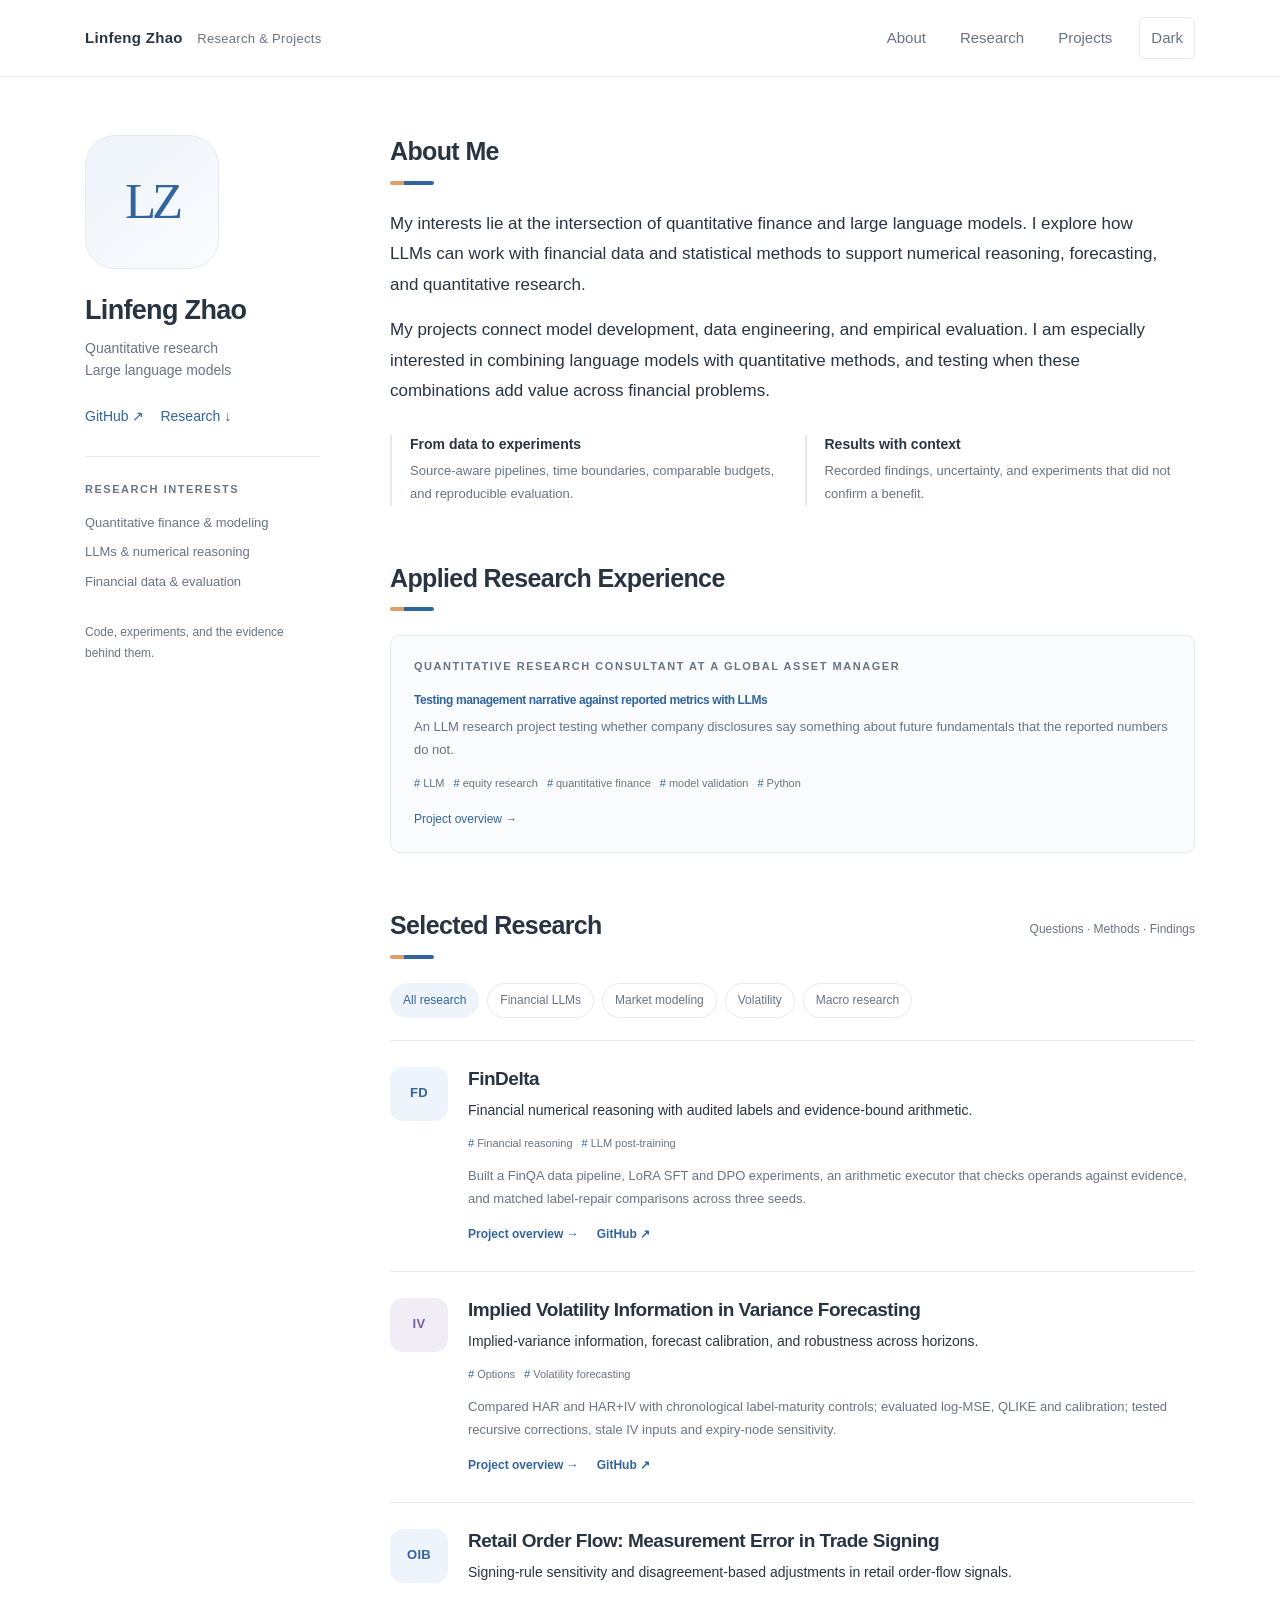
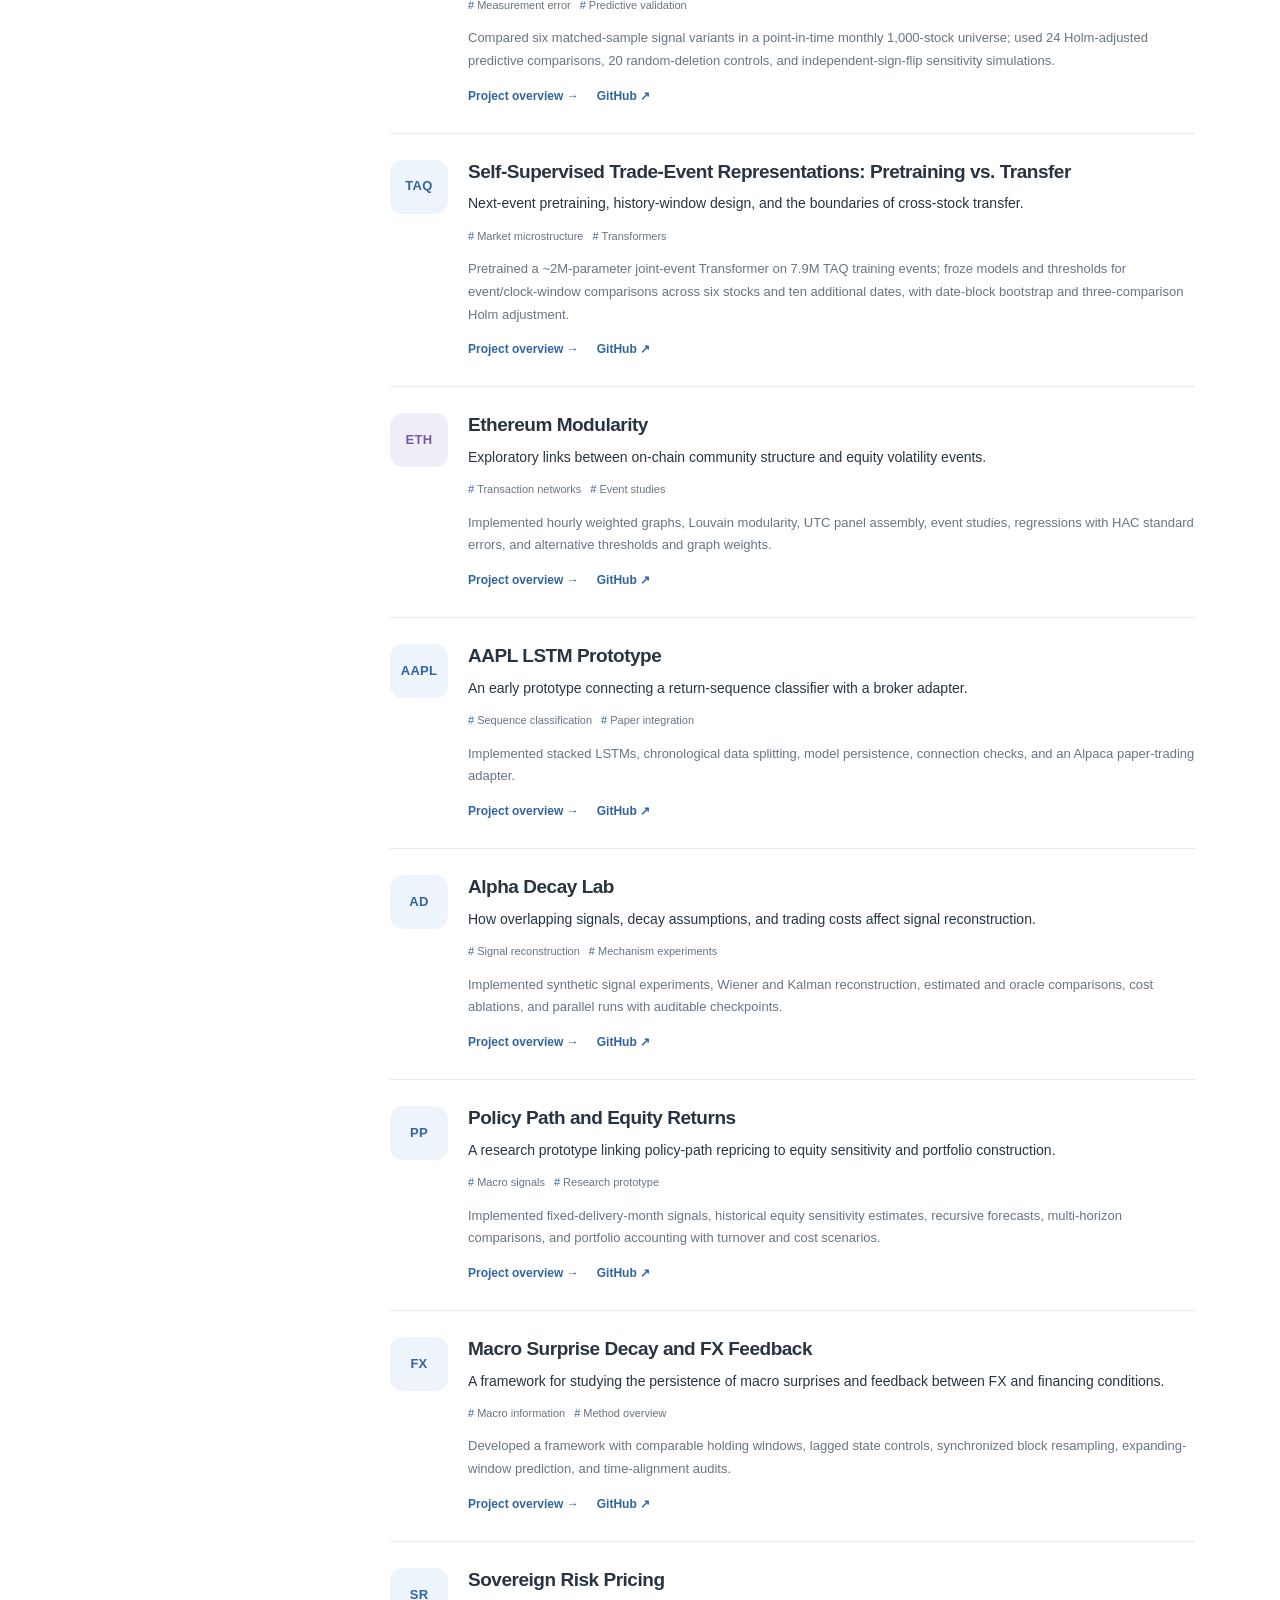
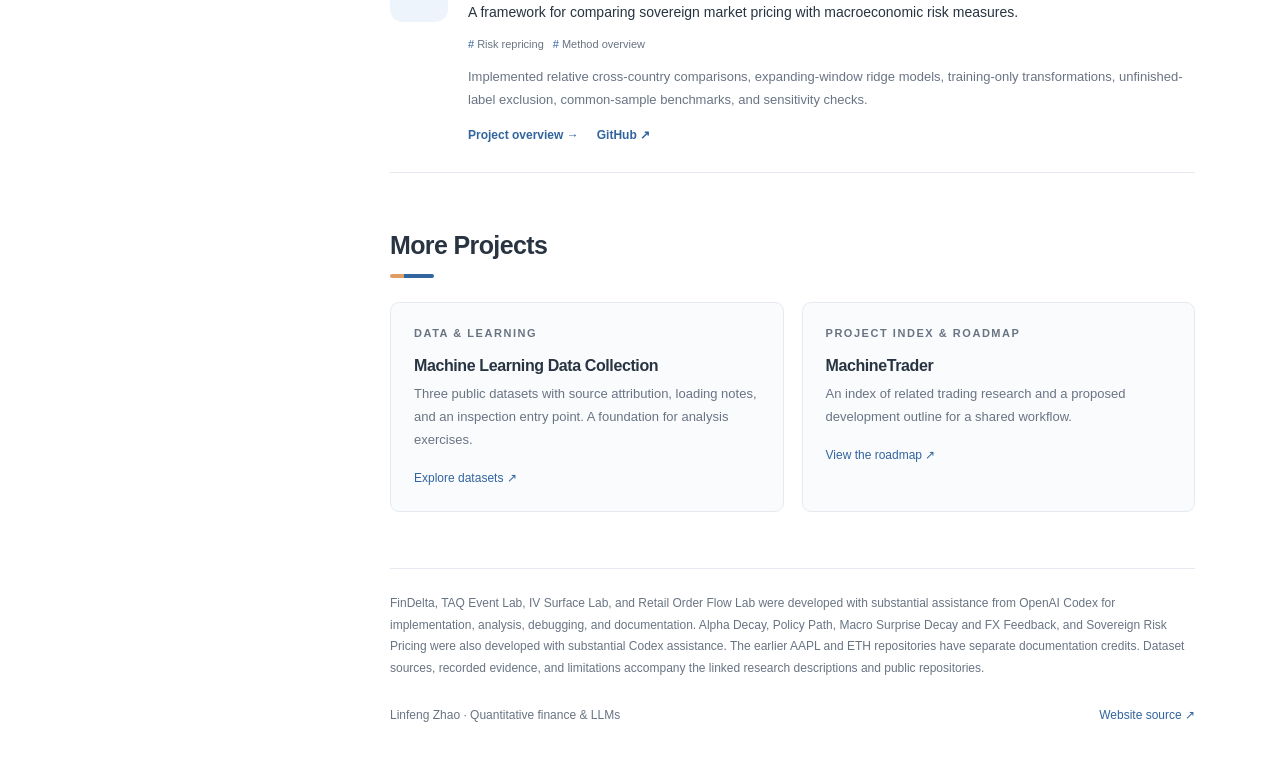
<file: index.html>
<!doctype html><html lang="en"><head><meta charset="utf-8"><meta name="viewport" content="width=device-width,initial-scale=1"><title>Quantitative Finance and LLMs | Linfeng Zhao</title><meta name="description" content="Research at the intersection of quantitative finance and large language models, with projects in financial reasoning, market modeling, and empirical evaluation."><meta name="theme-color" content="#32649e"><link rel="icon" href="assets/favicon.svg" type="image/svg+xml"><link rel="stylesheet" href="assets/style.css"><script defer src="assets/site.js"></script></head><body><a class="skip" href="#main">Skip to content</a><header class="topbar"><div class="top-inner"><a class="wordmark" href="index.html">Linfeng Zhao <span>Research &amp; Projects</span></a><nav class="nav" aria-label="Main navigation"><a href="index.html#about">About</a><a href="index.html#research">Research</a><a href="index.html#projects">Projects</a><button class="theme" data-theme-toggle aria-pressed="false" aria-label="Switch to dark theme">Dark</button></nav></div></header>
<div class="layout"><aside class="profile" aria-label="Profile"><div class="monogram" aria-hidden="true">LZ</div><h1 class="profile-name">Linfeng Zhao</h1><p class="role">Quantitative research<br>Large language models</p><div class="profile-links"><a href="https://github.com/lz3256">GitHub ↗</a><a href="#research">Research ↓</a></div><div class="profile-focus"><div class="eyebrow">Research interests</div><ul><li>Quantitative finance &amp; modeling</li><li>LLMs &amp; numerical reasoning</li><li>Financial data &amp; evaluation</li></ul></div><p class="profile-note">Code, experiments, and the evidence behind them.</p></aside>
<main id="main"><section class="section" id="about"><h2 class="section-title">About Me</h2><p class="intro">My interests lie at the intersection of quantitative finance and large language models. I explore how LLMs can work with financial data and statistical methods to support numerical reasoning, forecasting, and quantitative research.</p><p class="intro">My projects connect model development, data engineering, and empirical evaluation. I am especially interested in combining language models with quantitative methods, and testing when these combinations add value across financial problems.</p><div class="approach"><div><h3>From data to experiments</h3><p>Source-aware pipelines, time boundaries, comparable budgets, and reproducible evaluation.</p></div><div><h3>Results with context</h3><p>Recorded findings, uncertainty, and experiments that did not confirm a benefit.</p></div></div></section>
<section class="section" id="experience"><h2 class="section-title">Applied Research Experience</h2><article class="resource"><div class="eyebrow">Quantitative Research Consultant at a global asset manager</div><h3><a href="research/llm-narrative-vs-metrics.html">Testing management narrative against reported metrics with LLMs</a></h3><p>An LLM research project testing whether company disclosures say something about future fundamentals that the reported numbers do not.</p><div class="tags"><span>LLM</span><span>equity research</span><span>quantitative finance</span><span>model validation</span><span>Python</span></div><a href="research/llm-narrative-vs-metrics.html">Project overview →</a></article></section>
<section class="section" id="research"><div class="section-heading"><h2 class="section-title">Selected Research</h2><small>Questions · Methods · Findings</small></div><div class="filters" role="group" aria-label="Filter research by topic"><button class="filter" data-filter="all" aria-pressed="true">All research</button><button class="filter" data-filter="llm" aria-pressed="false">Financial LLMs</button><button class="filter" data-filter="microstructure" aria-pressed="false">Market modeling</button><button class="filter" data-filter="volatility" aria-pressed="false">Volatility</button><button class="filter" data-filter="macro" aria-pressed="false">Macro research</button></div><p class="sr-only" data-filter-status aria-live="polite">10 research projects shown</p><div><article class="research-card" data-area="llm"><div class="project-mark" aria-hidden="true">FD</div><div><h3><a href="research/fin-delta.html">FinDelta</a></h3><p class="card-intro">Financial numerical reasoning with audited labels and evidence-bound arithmetic.</p><div class="tags"><span>Financial reasoning</span><span>LLM post-training</span></div><p class="card-work">Built a FinQA data pipeline, LoRA SFT and DPO experiments, an arithmetic executor that checks operands against evidence, and matched label-repair comparisons across three seeds.</p><div class="card-links"><a href="research/fin-delta.html">Project overview →</a><a href="https://github.com/lz3256/fin-delta">GitHub ↗</a></div></div></article><article class="research-card" data-area="volatility"><div class="project-mark" aria-hidden="true">IV</div><div><h3><a href="research/iv-surface-lab.html">Implied Volatility Information in Variance Forecasting</a></h3><p class="card-intro">Implied-variance information, forecast calibration, and robustness across horizons.</p><div class="tags"><span>Options</span><span>Volatility forecasting</span></div><p class="card-work">Compared HAR and HAR+IV with chronological label-maturity controls; evaluated log-MSE, QLIKE and calibration; tested recursive corrections, stale IV inputs and expiry-node sensitivity.</p><div class="card-links"><a href="research/iv-surface-lab.html">Project overview →</a><a href="https://github.com/lz3256/iv-surface-lab">GitHub ↗</a></div></div></article><article class="research-card" data-area="microstructure"><div class="project-mark" aria-hidden="true">OIB</div><div><h3><a href="research/retail-order-flow-lab.html">Retail Order Flow: Measurement Error in Trade Signing</a></h3><p class="card-intro">Signing-rule sensitivity and disagreement-based adjustments in retail order-flow signals.</p><div class="tags"><span>Measurement error</span><span>Predictive validation</span></div><p class="card-work">Compared six matched-sample signal variants in a point-in-time monthly 1,000-stock universe; used 24 Holm-adjusted predictive comparisons, 20 random-deletion controls, and independent-sign-flip sensitivity simulations.</p><div class="card-links"><a href="research/retail-order-flow-lab.html">Project overview →</a><a href="https://github.com/lz3256/retail-order-flow-lab">GitHub ↗</a></div></div></article><article class="research-card" data-area="microstructure"><div class="project-mark" aria-hidden="true">TAQ</div><div><h3><a href="research/taq-event-lab.html">Self-Supervised Trade-Event Representations: Pretraining vs. Transfer</a></h3><p class="card-intro">Next-event pretraining, history-window design, and the boundaries of cross-stock transfer.</p><div class="tags"><span>Market microstructure</span><span>Transformers</span></div><p class="card-work">Pretrained a ~2M-parameter joint-event Transformer on 7.9M TAQ training events; froze models and thresholds for event/clock-window comparisons across six stocks and ten additional dates, with date-block bootstrap and three-comparison Holm adjustment.</p><div class="card-links"><a href="research/taq-event-lab.html">Project overview →</a><a href="https://github.com/lz3256/taq-event-lab">GitHub ↗</a></div></div></article><article class="research-card" data-area="volatility"><div class="project-mark" aria-hidden="true">ETH</div><div><h3><a href="research/eth-modularity-volatility.html">Ethereum Modularity</a></h3><p class="card-intro">Exploratory links between on-chain community structure and equity volatility events.</p><div class="tags"><span>Transaction networks</span><span>Event studies</span></div><p class="card-work">Implemented hourly weighted graphs, Louvain modularity, UTC panel assembly, event studies, regressions with HAC standard errors, and alternative thresholds and graph weights.</p><div class="card-links"><a href="research/eth-modularity-volatility.html">Project overview →</a><a href="https://github.com/lz3256/eth-modularity-volatility">GitHub ↗</a></div></div></article><article class="research-card" data-area="microstructure"><div class="project-mark" aria-hidden="true">AAPL</div><div><h3><a href="research/aapl_lstm_trading.html">AAPL LSTM Prototype</a></h3><p class="card-intro">An early prototype connecting a return-sequence classifier with a broker adapter.</p><div class="tags"><span>Sequence classification</span><span>Paper integration</span></div><p class="card-work">Implemented stacked LSTMs, chronological data splitting, model persistence, connection checks, and an Alpaca paper-trading adapter.</p><div class="card-links"><a href="research/aapl_lstm_trading.html">Project overview →</a><a href="https://github.com/lz3256/aapl_lstm_trading">GitHub ↗</a></div></div></article><article class="research-card" data-area="microstructure"><div class="project-mark" aria-hidden="true">AD</div><div><h3><a href="research/alpha-decay-lab.html">Alpha Decay Lab</a></h3><p class="card-intro">How overlapping signals, decay assumptions, and trading costs affect signal reconstruction.</p><div class="tags"><span>Signal reconstruction</span><span>Mechanism experiments</span></div><p class="card-work">Implemented synthetic signal experiments, Wiener and Kalman reconstruction, estimated and oracle comparisons, cost ablations, and parallel runs with auditable checkpoints.</p><div class="card-links"><a href="research/alpha-decay-lab.html">Project overview →</a><a href="https://github.com/lz3256/alpha-decay-lab">GitHub ↗</a></div></div></article><article class="research-card" data-area="macro"><div class="project-mark" aria-hidden="true">PP</div><div><h3><a href="research/policy-path-equity.html">Policy Path and Equity Returns</a></h3><p class="card-intro">A research prototype linking policy-path repricing to equity sensitivity and portfolio construction.</p><div class="tags"><span>Macro signals</span><span>Research prototype</span></div><p class="card-work">Implemented fixed-delivery-month signals, historical equity sensitivity estimates, recursive forecasts, multi-horizon comparisons, and portfolio accounting with turnover and cost scenarios.</p><div class="card-links"><a href="research/policy-path-equity.html">Project overview →</a><a href="https://github.com/lz3256/policy-path-equity">GitHub ↗</a></div></div></article><article class="research-card" data-area="macro"><div class="project-mark" aria-hidden="true">FX</div><div><h3><a href="research/macro-fx-feedback.html">Macro Surprise Decay and FX Feedback</a></h3><p class="card-intro">A framework for studying the persistence of macro surprises and feedback between FX and financing conditions.</p><div class="tags"><span>Macro information</span><span>Method overview</span></div><p class="card-work">Developed a framework with comparable holding windows, lagged state controls, synchronized block resampling, expanding-window prediction, and time-alignment audits.</p><div class="card-links"><a href="research/macro-fx-feedback.html">Project overview →</a><a href="https://github.com/lz3256/macro-fx-feedback">GitHub ↗</a></div></div></article><article class="research-card" data-area="macro"><div class="project-mark" aria-hidden="true">SR</div><div><h3><a href="research/sovereign-risk-pricing.html">Sovereign Risk Pricing</a></h3><p class="card-intro">A framework for comparing sovereign market pricing with macroeconomic risk measures.</p><div class="tags"><span>Risk repricing</span><span>Method overview</span></div><p class="card-work">Implemented relative cross-country comparisons, expanding-window ridge models, training-only transformations, unfinished-label exclusion, common-sample benchmarks, and sensitivity checks.</p><div class="card-links"><a href="research/sovereign-risk-pricing.html">Project overview →</a><a href="https://github.com/lz3256/sovereign-risk-pricing">GitHub ↗</a></div></div></article></div></section>
<section class="section" id="projects"><h2 class="section-title">More Projects</h2><div class="resource-grid"><article class="resource"><div class="eyebrow">Data &amp; learning</div><h3>Machine Learning Data Collection</h3><p>Three public datasets with source attribution, loading notes, and an inspection entry point. A foundation for analysis exercises.</p><a href="https://github.com/lz3256/Bootcamp_ML">Explore datasets ↗</a></article><article class="resource"><div class="eyebrow">Project index &amp; roadmap</div><h3>MachineTrader</h3><p>An index of related trading research and a proposed development outline for a shared workflow.</p><a href="https://github.com/lz3256/MachineTrader">View the roadmap ↗</a></article></div></section>
<div class="credit">FinDelta, TAQ Event Lab, IV Surface Lab, and Retail Order Flow Lab were developed with substantial assistance from OpenAI Codex for implementation, analysis, debugging, and documentation. Alpha Decay, Policy Path, Macro Surprise Decay and FX Feedback, and Sovereign Risk Pricing were also developed with substantial Codex assistance. The earlier AAPL and ETH repositories have separate documentation credits. Dataset sources, recorded evidence, and limitations accompany the linked research descriptions and public repositories.</div><footer class="footer"><span>Linfeng Zhao · Quantitative finance &amp; LLMs</span><a href="https://github.com/lz3256/lz3256.github.io">Website source ↗</a></footer></main></div></body></html>
</file>
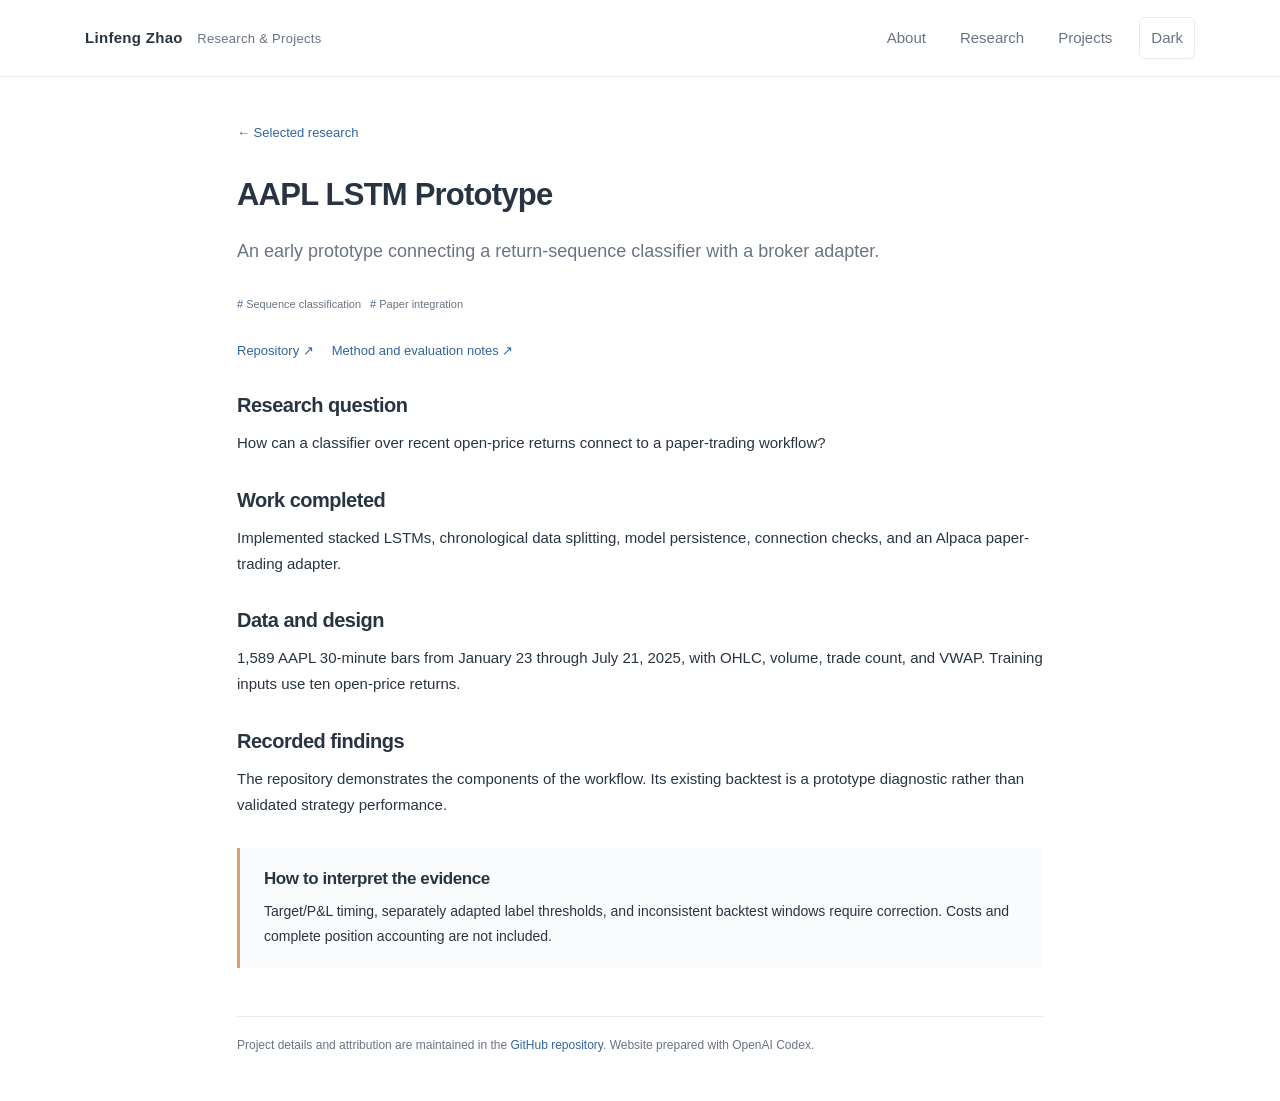
<file: research/aapl_lstm_trading.html>
<!doctype html><html lang="en"><head><meta charset="utf-8"><meta name="viewport" content="width=device-width,initial-scale=1"><title>AAPL LSTM Prototype | Linfeng Zhao</title><meta name="description" content="An early prototype connecting a return-sequence classifier with a broker adapter."><meta name="theme-color" content="#32649e"><link rel="icon" href="../assets/favicon.svg" type="image/svg+xml"><link rel="stylesheet" href="../assets/style.css"><script defer src="../assets/site.js"></script></head><body><a class="skip" href="#main">Skip to content</a><header class="topbar"><div class="top-inner"><a class="wordmark" href="../index.html">Linfeng Zhao <span>Research &amp; Projects</span></a><nav class="nav" aria-label="Main navigation"><a href="../index.html#about">About</a><a href="../index.html#research">Research</a><a href="../index.html#projects">Projects</a><button class="theme" data-theme-toggle aria-pressed="false" aria-label="Switch to dark theme">Dark</button></nav></div></header><main id="main" class="detail"><div class="breadcrumb"><a href="../index.html#research">← Selected research</a></div><h1>AAPL LSTM Prototype</h1><p class="subtitle">An early prototype connecting a return-sequence classifier with a broker adapter.</p><div class="tags"><span>Sequence classification</span><span>Paper integration</span></div><div class="detail-links"><a href="https://github.com/lz3256/aapl_lstm_trading">Repository ↗</a><a href="https://github.com/lz3256/aapl_lstm_trading/blob/main/docs/METHOD.md">Method and evaluation notes ↗</a></div><section class="detail-block"><h2>Research question</h2><p>How can a classifier over recent open-price returns connect to a paper-trading workflow?</p></section><section class="detail-block"><h2>Work completed</h2><p>Implemented stacked LSTMs, chronological data splitting, model persistence, connection checks, and an Alpaca paper-trading adapter.</p></section><section class="detail-block"><h2>Data and design</h2><p>1,589 AAPL 30-minute bars from January 23 through July 21, 2025, with OHLC, volume, trade count, and VWAP. Training inputs use ten open-price returns.</p></section><section class="detail-block"><h2>Recorded findings</h2><p>The repository demonstrates the components of the workflow. Its existing backtest is a prototype diagnostic rather than validated strategy performance.</p></section><section class="detail-limit"><h2>How to interpret the evidence</h2><p>Target/P&amp;L timing, separately adapted label thresholds, and inconsistent backtest windows require correction. Costs and complete position accounting are not included.</p></section><footer>Project details and attribution are maintained in the <a href="https://github.com/lz3256/aapl_lstm_trading">GitHub repository</a>. Website prepared with OpenAI Codex.</footer></main></body></html>
</file>
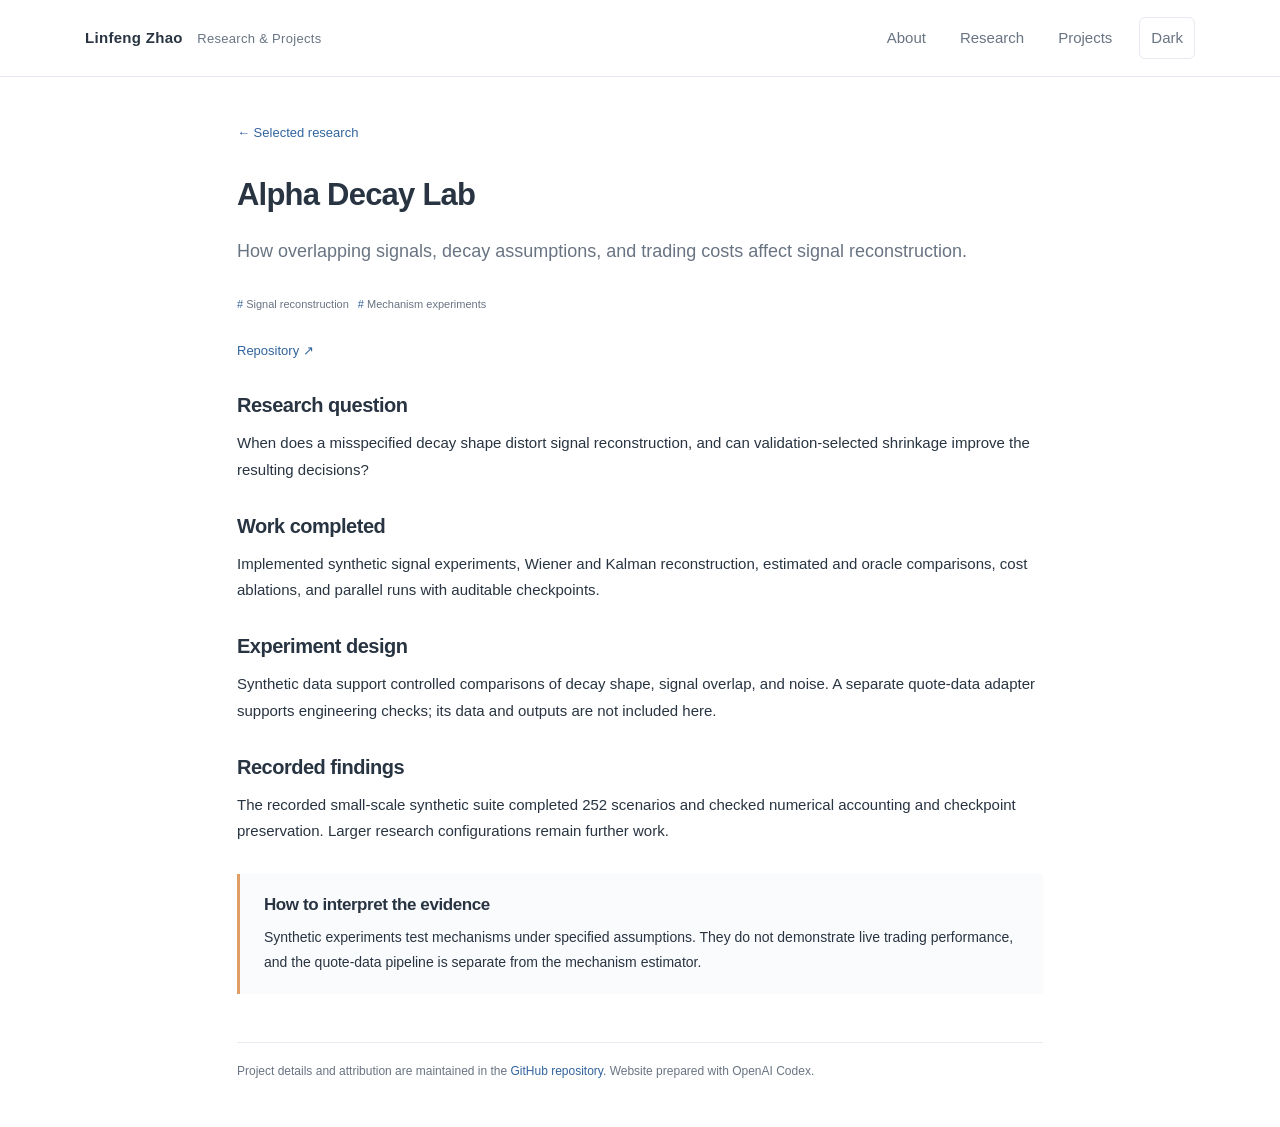
<file: research/alpha-decay-lab.html>
<!doctype html><html lang="en"><head><meta charset="utf-8"><meta name="viewport" content="width=device-width,initial-scale=1"><title>Alpha Decay Lab | Linfeng Zhao</title><meta name="description" content="How overlapping signals, decay assumptions, and trading costs affect signal reconstruction."><meta name="theme-color" content="#32649e"><link rel="icon" href="../assets/favicon.svg" type="image/svg+xml"><link rel="stylesheet" href="../assets/style.css"><script defer src="../assets/site.js"></script></head><body><a class="skip" href="#main">Skip to content</a><header class="topbar"><div class="top-inner"><a class="wordmark" href="../index.html">Linfeng Zhao <span>Research &amp; Projects</span></a><nav class="nav" aria-label="Main navigation"><a href="../index.html#about">About</a><a href="../index.html#research">Research</a><a href="../index.html#projects">Projects</a><button class="theme" data-theme-toggle aria-pressed="false" aria-label="Switch to dark theme">Dark</button></nav></div></header><main id="main" class="detail"><div class="breadcrumb"><a href="../index.html#research">← Selected research</a></div><h1>Alpha Decay Lab</h1><p class="subtitle">How overlapping signals, decay assumptions, and trading costs affect signal reconstruction.</p><div class="tags"><span>Signal reconstruction</span><span>Mechanism experiments</span></div><div class="detail-links"><a href="https://github.com/lz3256/alpha-decay-lab">Repository ↗</a></div><section class="detail-block"><h2>Research question</h2><p>When does a misspecified decay shape distort signal reconstruction, and can validation-selected shrinkage improve the resulting decisions?</p></section><section class="detail-block"><h2>Work completed</h2><p>Implemented synthetic signal experiments, Wiener and Kalman reconstruction, estimated and oracle comparisons, cost ablations, and parallel runs with auditable checkpoints.</p></section><section class="detail-block"><h2>Experiment design</h2><p>Synthetic data support controlled comparisons of decay shape, signal overlap, and noise. A separate quote-data adapter supports engineering checks; its data and outputs are not included here.</p></section><section class="detail-block"><h2>Recorded findings</h2><p>The recorded small-scale synthetic suite completed 252 scenarios and checked numerical accounting and checkpoint preservation. Larger research configurations remain further work.</p></section><section class="detail-limit"><h2>How to interpret the evidence</h2><p>Synthetic experiments test mechanisms under specified assumptions. They do not demonstrate live trading performance, and the quote-data pipeline is separate from the mechanism estimator.</p></section><footer>Project details and attribution are maintained in the <a href="https://github.com/lz3256/alpha-decay-lab">GitHub repository</a>. Website prepared with OpenAI Codex.</footer></main></body></html>
</file>
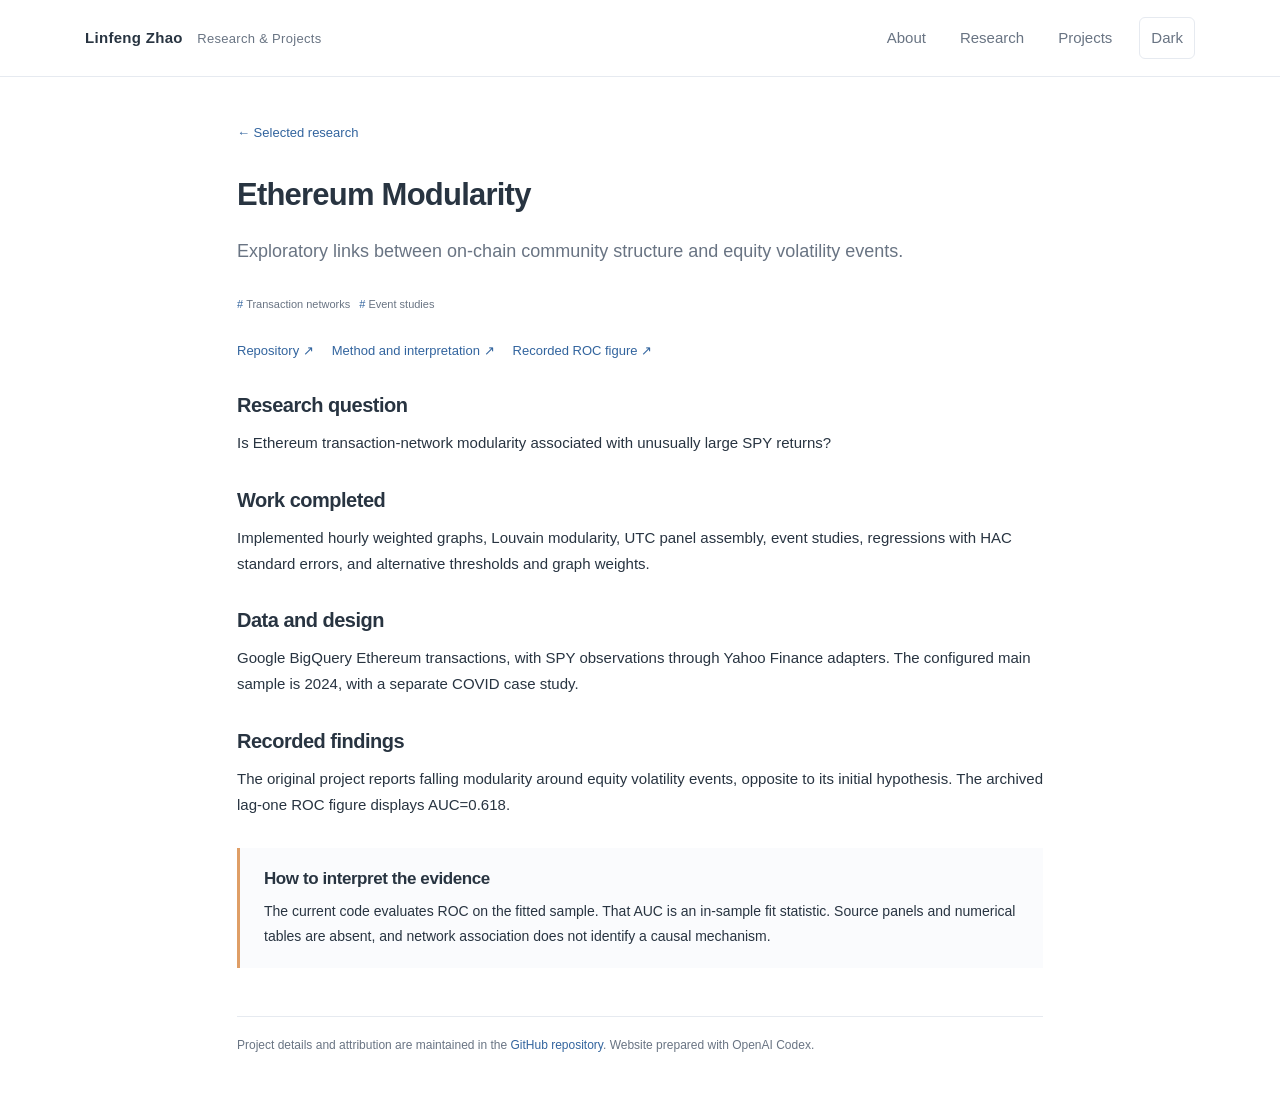
<file: research/eth-modularity-volatility.html>
<!doctype html><html lang="en"><head><meta charset="utf-8"><meta name="viewport" content="width=device-width,initial-scale=1"><title>Ethereum Modularity | Linfeng Zhao</title><meta name="description" content="Exploratory links between on-chain community structure and equity volatility events."><meta name="theme-color" content="#32649e"><link rel="icon" href="../assets/favicon.svg" type="image/svg+xml"><link rel="stylesheet" href="../assets/style.css"><script defer src="../assets/site.js"></script></head><body><a class="skip" href="#main">Skip to content</a><header class="topbar"><div class="top-inner"><a class="wordmark" href="../index.html">Linfeng Zhao <span>Research &amp; Projects</span></a><nav class="nav" aria-label="Main navigation"><a href="../index.html#about">About</a><a href="../index.html#research">Research</a><a href="../index.html#projects">Projects</a><button class="theme" data-theme-toggle aria-pressed="false" aria-label="Switch to dark theme">Dark</button></nav></div></header><main id="main" class="detail"><div class="breadcrumb"><a href="../index.html#research">← Selected research</a></div><h1>Ethereum Modularity</h1><p class="subtitle">Exploratory links between on-chain community structure and equity volatility events.</p><div class="tags"><span>Transaction networks</span><span>Event studies</span></div><div class="detail-links"><a href="https://github.com/lz3256/eth-modularity-volatility">Repository ↗</a><a href="https://github.com/lz3256/eth-modularity-volatility/blob/main/docs/METHOD.md">Method and interpretation ↗</a><a href="https://github.com/lz3256/eth-modularity-volatility/blob/main/output/figures/roc_curves.png">Recorded ROC figure ↗</a></div><section class="detail-block"><h2>Research question</h2><p>Is Ethereum transaction-network modularity associated with unusually large SPY returns?</p></section><section class="detail-block"><h2>Work completed</h2><p>Implemented hourly weighted graphs, Louvain modularity, UTC panel assembly, event studies, regressions with HAC standard errors, and alternative thresholds and graph weights.</p></section><section class="detail-block"><h2>Data and design</h2><p>Google BigQuery Ethereum transactions, with SPY observations through Yahoo Finance adapters. The configured main sample is 2024, with a separate COVID case study.</p></section><section class="detail-block"><h2>Recorded findings</h2><p>The original project reports falling modularity around equity volatility events, opposite to its initial hypothesis. The archived lag-one ROC figure displays AUC=0.618.</p></section><section class="detail-limit"><h2>How to interpret the evidence</h2><p>The current code evaluates ROC on the fitted sample. That AUC is an in-sample fit statistic. Source panels and numerical tables are absent, and network association does not identify a causal mechanism.</p></section><footer>Project details and attribution are maintained in the <a href="https://github.com/lz3256/eth-modularity-volatility">GitHub repository</a>. Website prepared with OpenAI Codex.</footer></main></body></html>
</file>
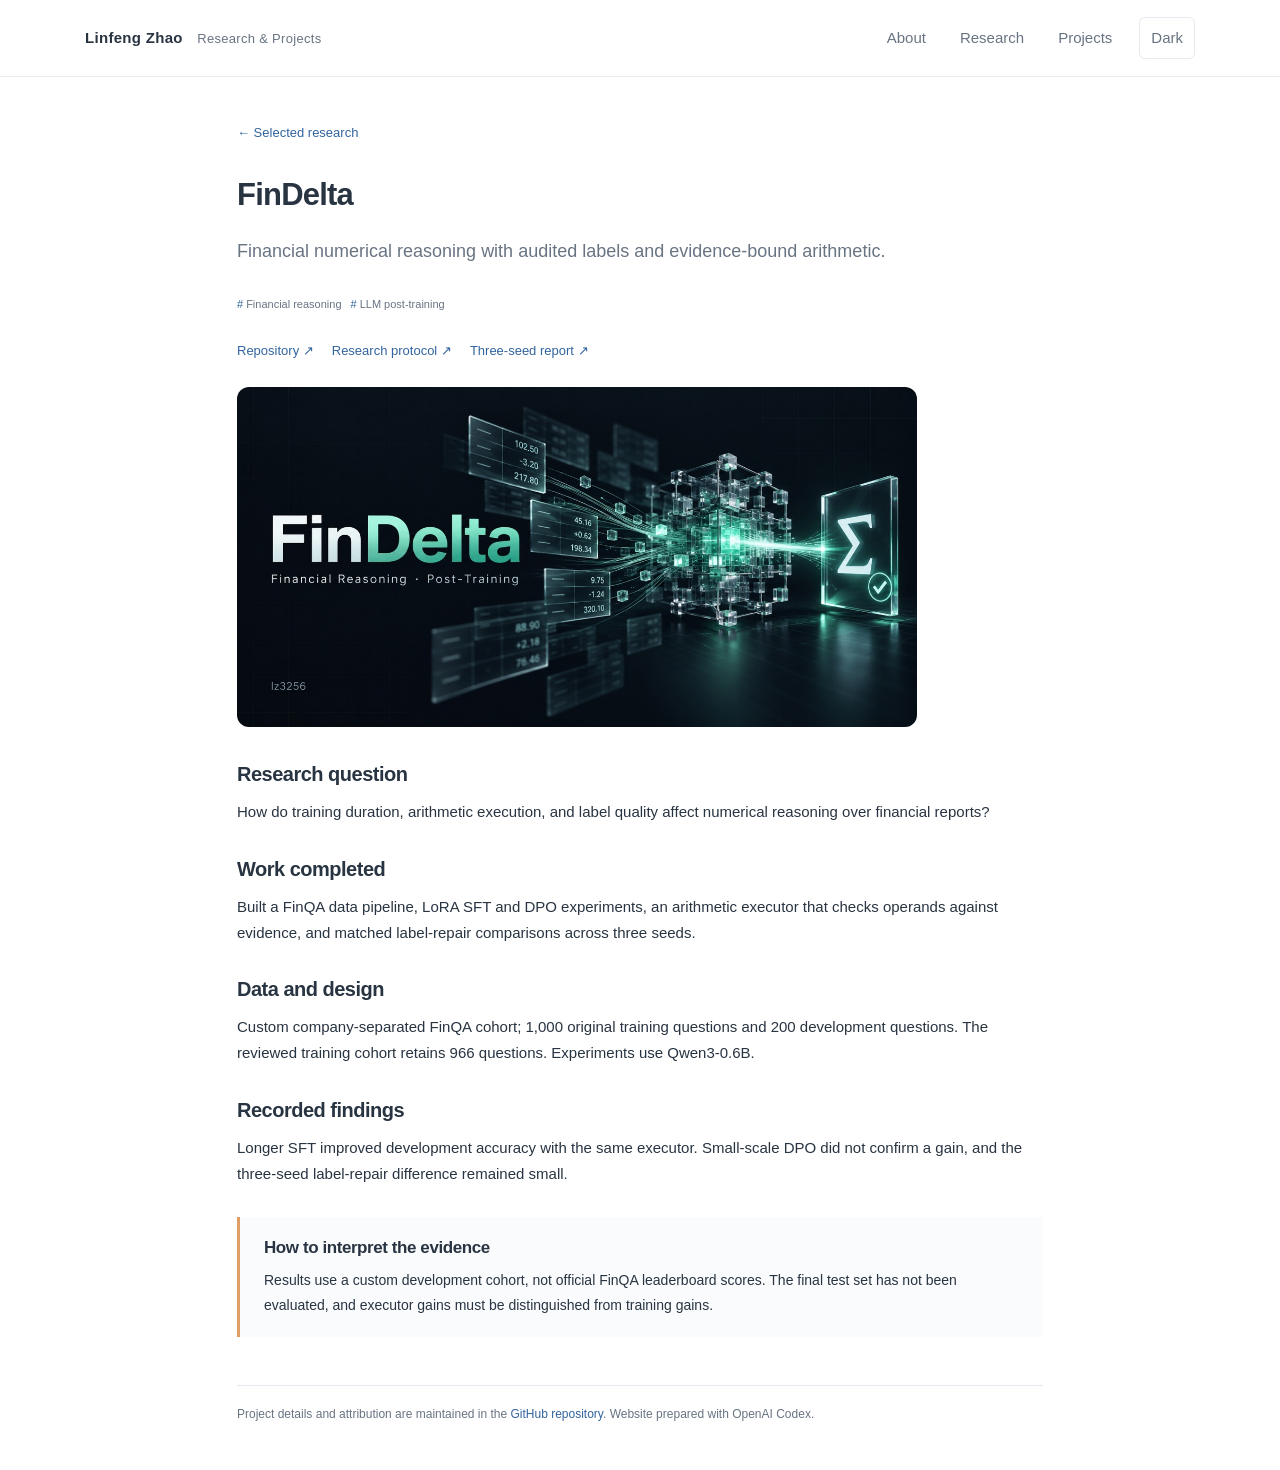
<file: research/fin-delta.html>
<!doctype html><html lang="en"><head><meta charset="utf-8"><meta name="viewport" content="width=device-width,initial-scale=1"><title>FinDelta | Linfeng Zhao</title><meta name="description" content="Financial numerical reasoning with audited labels and evidence-bound arithmetic."><meta name="theme-color" content="#32649e"><link rel="icon" href="../assets/favicon.svg" type="image/svg+xml"><link rel="stylesheet" href="../assets/style.css"><script defer src="../assets/site.js"></script></head><body><a class="skip" href="#main">Skip to content</a><header class="topbar"><div class="top-inner"><a class="wordmark" href="../index.html">Linfeng Zhao <span>Research &amp; Projects</span></a><nav class="nav" aria-label="Main navigation"><a href="../index.html#about">About</a><a href="../index.html#research">Research</a><a href="../index.html#projects">Projects</a><button class="theme" data-theme-toggle aria-pressed="false" aria-label="Switch to dark theme">Dark</button></nav></div></header><main id="main" class="detail"><div class="breadcrumb"><a href="../index.html#research">← Selected research</a></div><h1>FinDelta</h1><p class="subtitle">Financial numerical reasoning with audited labels and evidence-bound arithmetic.</p><div class="tags"><span>Financial reasoning</span><span>LLM post-training</span></div><div class="detail-links"><a href="https://github.com/lz3256/fin-delta">Repository ↗</a><a href="https://github.com/lz3256/fin-delta/blob/main/docs/RESEARCH_PROTOCOL.md">Research protocol ↗</a><a href="https://github.com/lz3256/fin-delta/blob/main/reports/week1-label-multiseed-v1/REPORT.zh.md">Three-seed report ↗</a></div><img class="detail-image" src="../assets/fin-delta.jpg" alt="FinDelta project cover"><section class="detail-block"><h2>Research question</h2><p>How do training duration, arithmetic execution, and label quality affect numerical reasoning over financial reports?</p></section><section class="detail-block"><h2>Work completed</h2><p>Built a FinQA data pipeline, LoRA SFT and DPO experiments, an arithmetic executor that checks operands against evidence, and matched label-repair comparisons across three seeds.</p></section><section class="detail-block"><h2>Data and design</h2><p>Custom company-separated FinQA cohort; 1,000 original training questions and 200 development questions. The reviewed training cohort retains 966 questions. Experiments use Qwen3-0.6B.</p></section><section class="detail-block"><h2>Recorded findings</h2><p>Longer SFT improved development accuracy with the same executor. Small-scale DPO did not confirm a gain, and the three-seed label-repair difference remained small.</p></section><section class="detail-limit"><h2>How to interpret the evidence</h2><p>Results use a custom development cohort, not official FinQA leaderboard scores. The final test set has not been evaluated, and executor gains must be distinguished from training gains.</p></section><footer>Project details and attribution are maintained in the <a href="https://github.com/lz3256/fin-delta">GitHub repository</a>. Website prepared with OpenAI Codex.</footer></main></body></html>
</file>
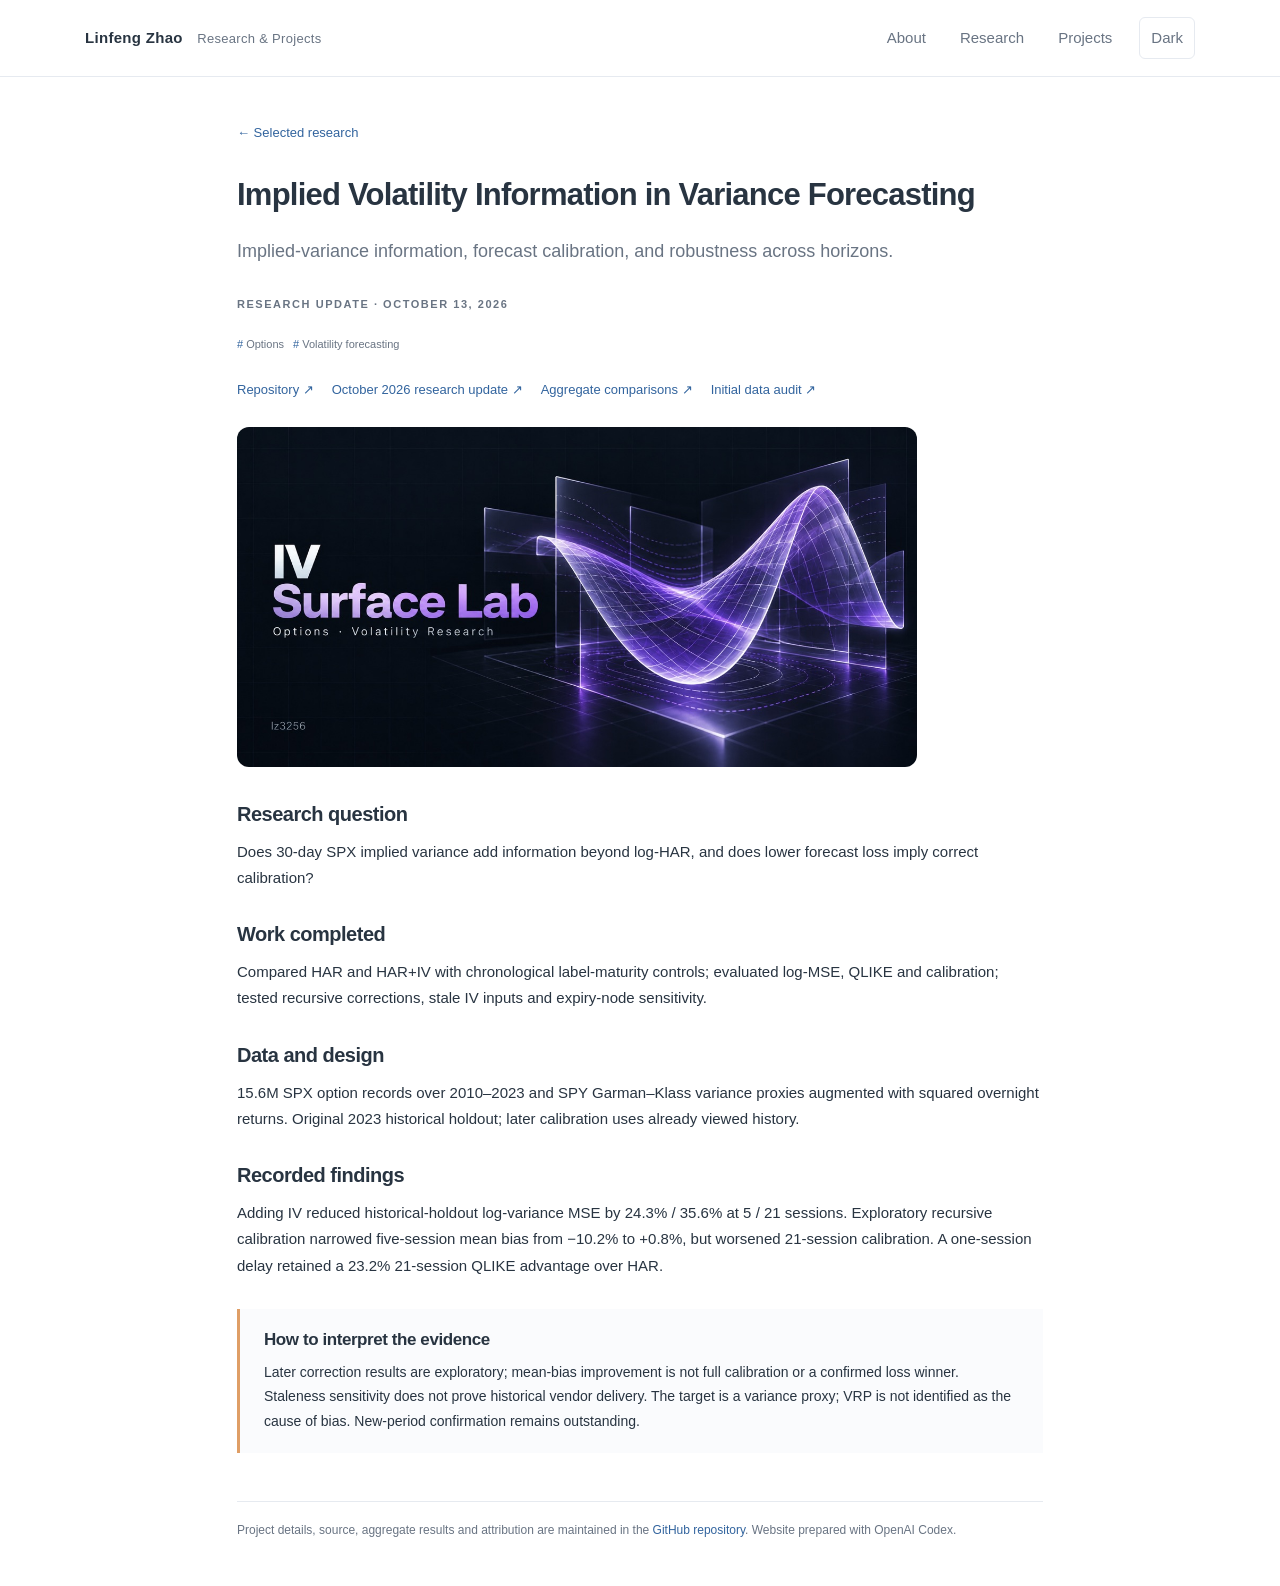
<file: research/iv-surface-lab.html>
<!doctype html><html lang="en"><head><meta charset="utf-8"><meta name="viewport" content="width=device-width,initial-scale=1"><title>Implied Volatility Information in Variance Forecasting | Linfeng Zhao</title><meta name="description" content="Implied-variance information, forecast calibration, and robustness across horizons."><meta name="theme-color" content="#32649e"><link rel="icon" href="../assets/favicon.svg" type="image/svg+xml"><link rel="stylesheet" href="../assets/style.css"><script defer src="../assets/site.js"></script></head><body><a class="skip" href="#main">Skip to content</a><header class="topbar"><div class="top-inner"><a class="wordmark" href="../index.html">Linfeng Zhao <span>Research &amp; Projects</span></a><nav class="nav" aria-label="Main navigation"><a href="../index.html#about">About</a><a href="../index.html#research">Research</a><a href="../index.html#projects">Projects</a><button class="theme" data-theme-toggle aria-pressed="false" aria-label="Switch to dark theme">Dark</button></nav></div></header><main id="main" class="detail"><div class="breadcrumb"><a href="../index.html#research">← Selected research</a></div><h1>Implied Volatility Information in Variance Forecasting</h1><p class="subtitle">Implied-variance information, forecast calibration, and robustness across horizons.</p><p class="eyebrow">Research update · October 13, 2026</p><div class="tags"><span>Options</span><span>Volatility forecasting</span></div><div class="detail-links"><a href="https://github.com/lz3256/iv-surface-lab">Repository ↗</a><a href="https://github.com/lz3256/iv-surface-lab/blob/main/research/2026-10-13/README.md">October 2026 research update ↗</a><a href="https://github.com/lz3256/iv-surface-lab/blob/main/research/2026-10-13/results/primary_comparisons.csv">Aggregate comparisons ↗</a><a href="https://github.com/lz3256/iv-surface-lab/blob/main/research/v1/数据核验.md">Initial data audit ↗</a></div><img class="detail-image" src="../assets/iv-surface-lab.jpg" alt="Implied Volatility Information in Variance Forecasting project cover"><section class="detail-block"><h2>Research question</h2><p>Does 30-day SPX implied variance add information beyond log-HAR, and does lower forecast loss imply correct calibration?</p></section><section class="detail-block"><h2>Work completed</h2><p>Compared HAR and HAR+IV with chronological label-maturity controls; evaluated log-MSE, QLIKE and calibration; tested recursive corrections, stale IV inputs and expiry-node sensitivity.</p></section><section class="detail-block"><h2>Data and design</h2><p>15.6M SPX option records over 2010–2023 and SPY Garman–Klass variance proxies augmented with squared overnight returns. Original 2023 historical holdout; later calibration uses already viewed history.</p></section><section class="detail-block"><h2>Recorded findings</h2><p>Adding IV reduced historical-holdout log-variance MSE by 24.3% / 35.6% at 5 / 21 sessions. Exploratory recursive calibration narrowed five-session mean bias from −10.2% to +0.8%, but worsened 21-session calibration. A one-session delay retained a 23.2% 21-session QLIKE advantage over HAR.</p></section><section class="detail-limit"><h2>How to interpret the evidence</h2><p>Later correction results are exploratory; mean-bias improvement is not full calibration or a confirmed loss winner. Staleness sensitivity does not prove historical vendor delivery. The target is a variance proxy; VRP is not identified as the cause of bias. New-period confirmation remains outstanding.</p></section><footer>Project details, source, aggregate results and attribution are maintained in the <a href="https://github.com/lz3256/iv-surface-lab">GitHub repository</a>. Website prepared with OpenAI Codex.</footer></main></body></html>
</file>
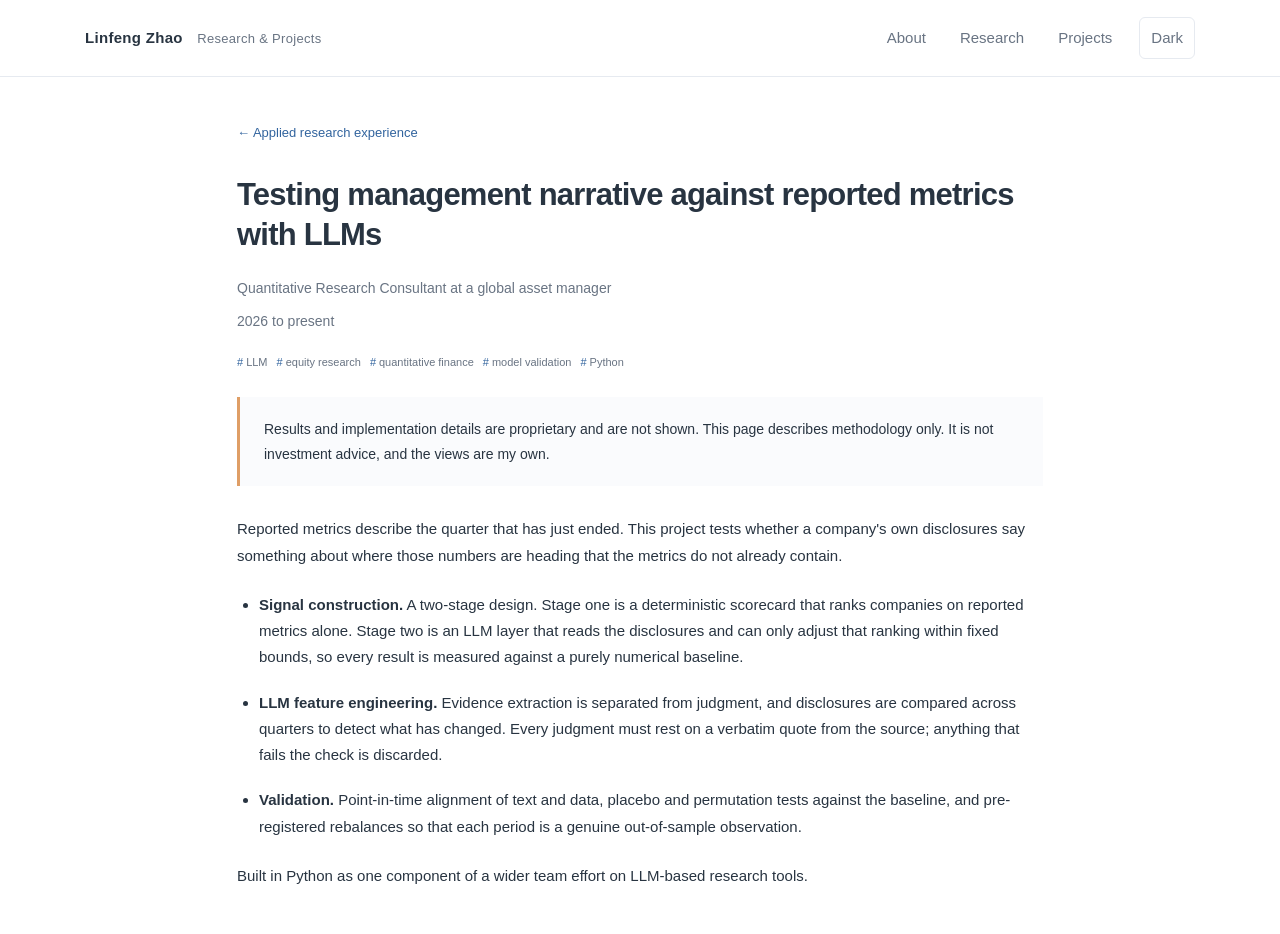
<file: research/llm-narrative-vs-metrics.html>
<!doctype html><html lang="en"><head><meta charset="utf-8"><meta name="viewport" content="width=device-width,initial-scale=1"><title>Testing management narrative against reported metrics with LLMs | Linfeng Zhao</title><meta name="description" content="An LLM research project testing whether company disclosures carry information about future fundamentals beyond what reported metrics show."><meta name="theme-color" content="#32649e"><link rel="icon" href="../assets/favicon.svg" type="image/svg+xml"><link rel="stylesheet" href="../assets/style.css"><script defer src="../assets/site.js"></script><style>
.experience-meta{color:var(--muted);font-size:14px;margin:0 0 8px}
.method-list{padding-left:22px;margin:23px 0}.method-list li{margin:19px 0}
.disclaimer{margin:25px 0 30px}.method-body{margin-top:28px}
@media(max-width:700px){.experience-meta{font-size:13px}}
</style></head><body><a class="skip" href="#main">Skip to content</a><header class="topbar"><div class="top-inner"><a class="wordmark" href="../index.html">Linfeng Zhao <span>Research &amp; Projects</span></a><nav class="nav" aria-label="Main navigation"><a href="../index.html#about">About</a><a href="../index.html#research">Research</a><a href="../index.html#projects">Projects</a><button class="theme" data-theme-toggle aria-pressed="false" aria-label="Switch to dark theme">Dark</button></nav></div></header>
<main id="main" class="detail">
<div class="breadcrumb"><a href="../index.html#experience">← Applied research experience</a></div>
<h1>Testing management narrative against reported metrics with LLMs</h1>
<p class="experience-meta">Quantitative Research Consultant at a global asset manager</p>
<p class="experience-meta">2026 to present</p>
<div class="tags"><span>LLM</span><span>equity research</span><span>quantitative finance</span><span>model validation</span><span>Python</span></div>
<section class="detail-limit disclaimer" aria-label="Disclosure"><p>Results and implementation details are proprietary and are not shown. This page describes methodology only. It is not investment advice, and the views are my own.</p></section>
<section class="method-body"><p>Reported metrics describe the quarter that has just ended. This project tests whether a company&#x27;s own disclosures say something about where those numbers are heading that the metrics do not already contain.</p>
<ul class="method-list"><li><strong>Signal construction.</strong> A two-stage design. Stage one is a deterministic scorecard that ranks companies on reported metrics alone. Stage two is an LLM layer that reads the disclosures and can only adjust that ranking within fixed bounds, so every result is measured against a purely numerical baseline.</li><li><strong>LLM feature engineering.</strong> Evidence extraction is separated from judgment, and disclosures are compared across quarters to detect what has changed. Every judgment must rest on a verbatim quote from the source; anything that fails the check is discarded.</li><li><strong>Validation.</strong> Point-in-time alignment of text and data, placebo and permutation tests against the baseline, and pre-registered rebalances so that each period is a genuine out-of-sample observation.</li></ul>
<p>Built in Python as one component of a wider team effort on LLM-based research tools.</p></section>
</main>
</body></html>
</file>
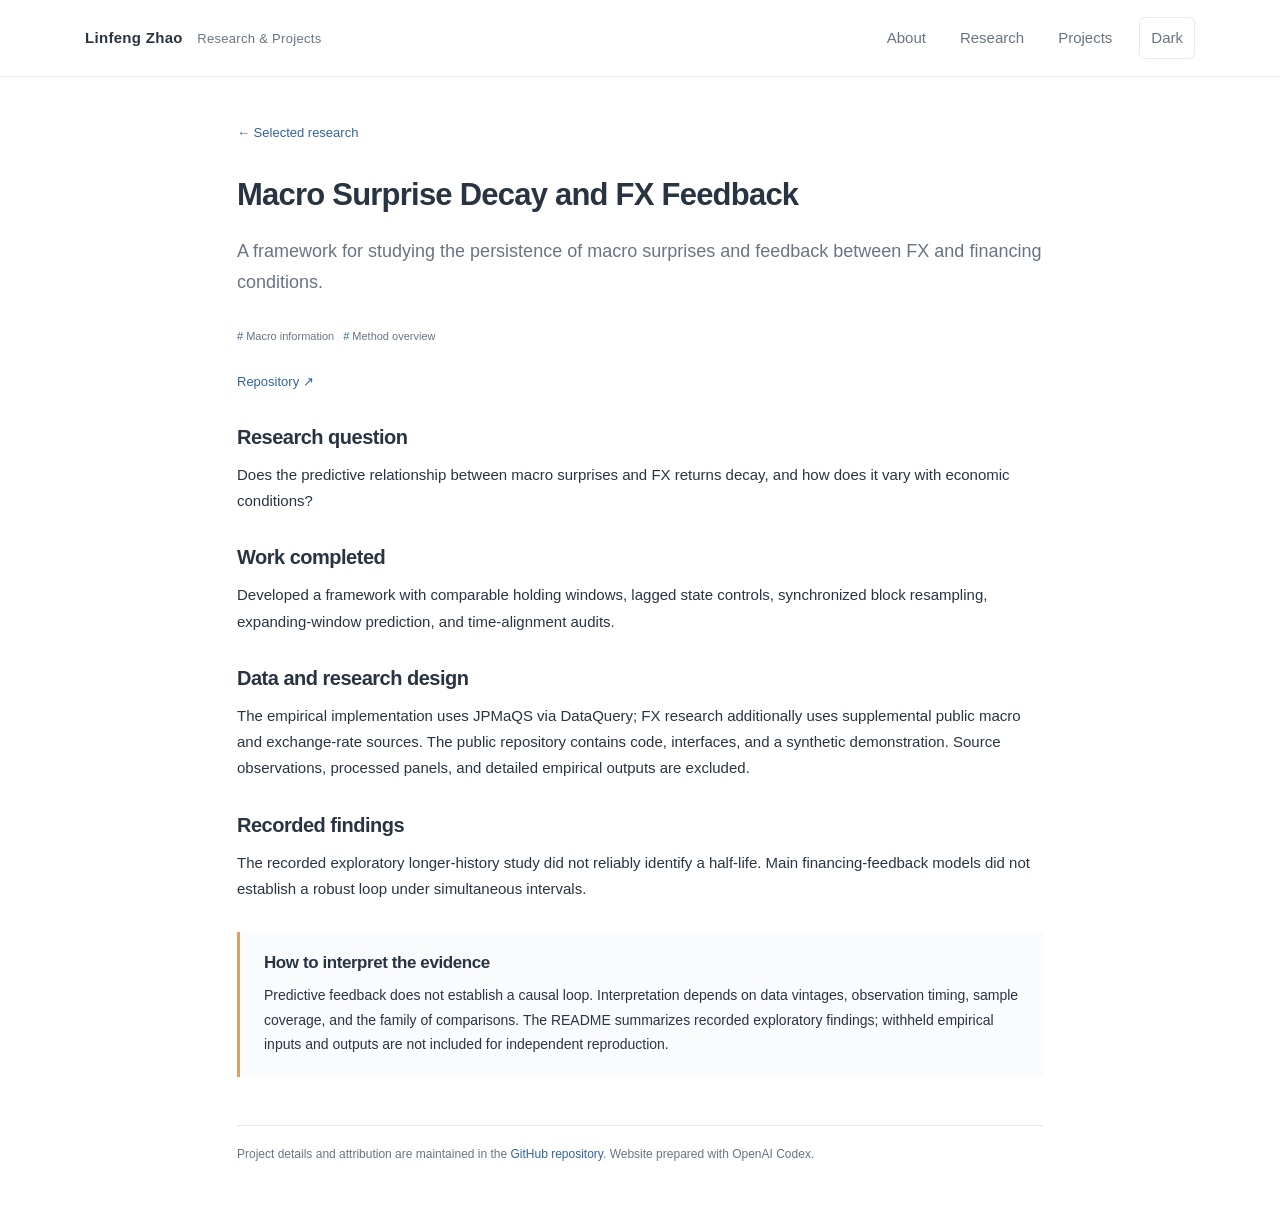
<file: research/macro-fx-feedback.html>
<!doctype html><html lang="en"><head><meta charset="utf-8"><meta name="viewport" content="width=device-width,initial-scale=1"><title>Macro Surprise Decay and FX Feedback | Linfeng Zhao</title><meta name="description" content="A framework for studying the persistence of macro surprises and feedback between FX and financing conditions."><meta name="theme-color" content="#32649e"><link rel="icon" href="../assets/favicon.svg" type="image/svg+xml"><link rel="stylesheet" href="../assets/style.css"><script defer src="../assets/site.js"></script></head><body><a class="skip" href="#main">Skip to content</a><header class="topbar"><div class="top-inner"><a class="wordmark" href="../index.html">Linfeng Zhao <span>Research &amp; Projects</span></a><nav class="nav" aria-label="Main navigation"><a href="../index.html#about">About</a><a href="../index.html#research">Research</a><a href="../index.html#projects">Projects</a><button class="theme" data-theme-toggle aria-pressed="false" aria-label="Switch to dark theme">Dark</button></nav></div></header><main id="main" class="detail"><div class="breadcrumb"><a href="../index.html#research">← Selected research</a></div><h1>Macro Surprise Decay and FX Feedback</h1><p class="subtitle">A framework for studying the persistence of macro surprises and feedback between FX and financing conditions.</p><div class="tags"><span>Macro information</span><span>Method overview</span></div><div class="detail-links"><a href="https://github.com/lz3256/macro-fx-feedback">Repository ↗</a></div><section class="detail-block"><h2>Research question</h2><p>Does the predictive relationship between macro surprises and FX returns decay, and how does it vary with economic conditions?</p></section><section class="detail-block"><h2>Work completed</h2><p>Developed a framework with comparable holding windows, lagged state controls, synchronized block resampling, expanding-window prediction, and time-alignment audits.</p></section><section class="detail-block"><h2>Data and research design</h2><p>The empirical implementation uses JPMaQS via DataQuery; FX research additionally uses supplemental public macro and exchange-rate sources. The public repository contains code, interfaces, and a synthetic demonstration. Source observations, processed panels, and detailed empirical outputs are excluded.</p></section><section class="detail-block"><h2>Recorded findings</h2><p>The recorded exploratory longer-history study did not reliably identify a half-life. Main financing-feedback models did not establish a robust loop under simultaneous intervals.</p></section><section class="detail-limit"><h2>How to interpret the evidence</h2><p>Predictive feedback does not establish a causal loop. Interpretation depends on data vintages, observation timing, sample coverage, and the family of comparisons. The README summarizes recorded exploratory findings; withheld empirical inputs and outputs are not included for independent reproduction.</p></section><footer>Project details and attribution are maintained in the <a href="https://github.com/lz3256/macro-fx-feedback">GitHub repository</a>. Website prepared with OpenAI Codex.</footer></main></body></html>
</file>
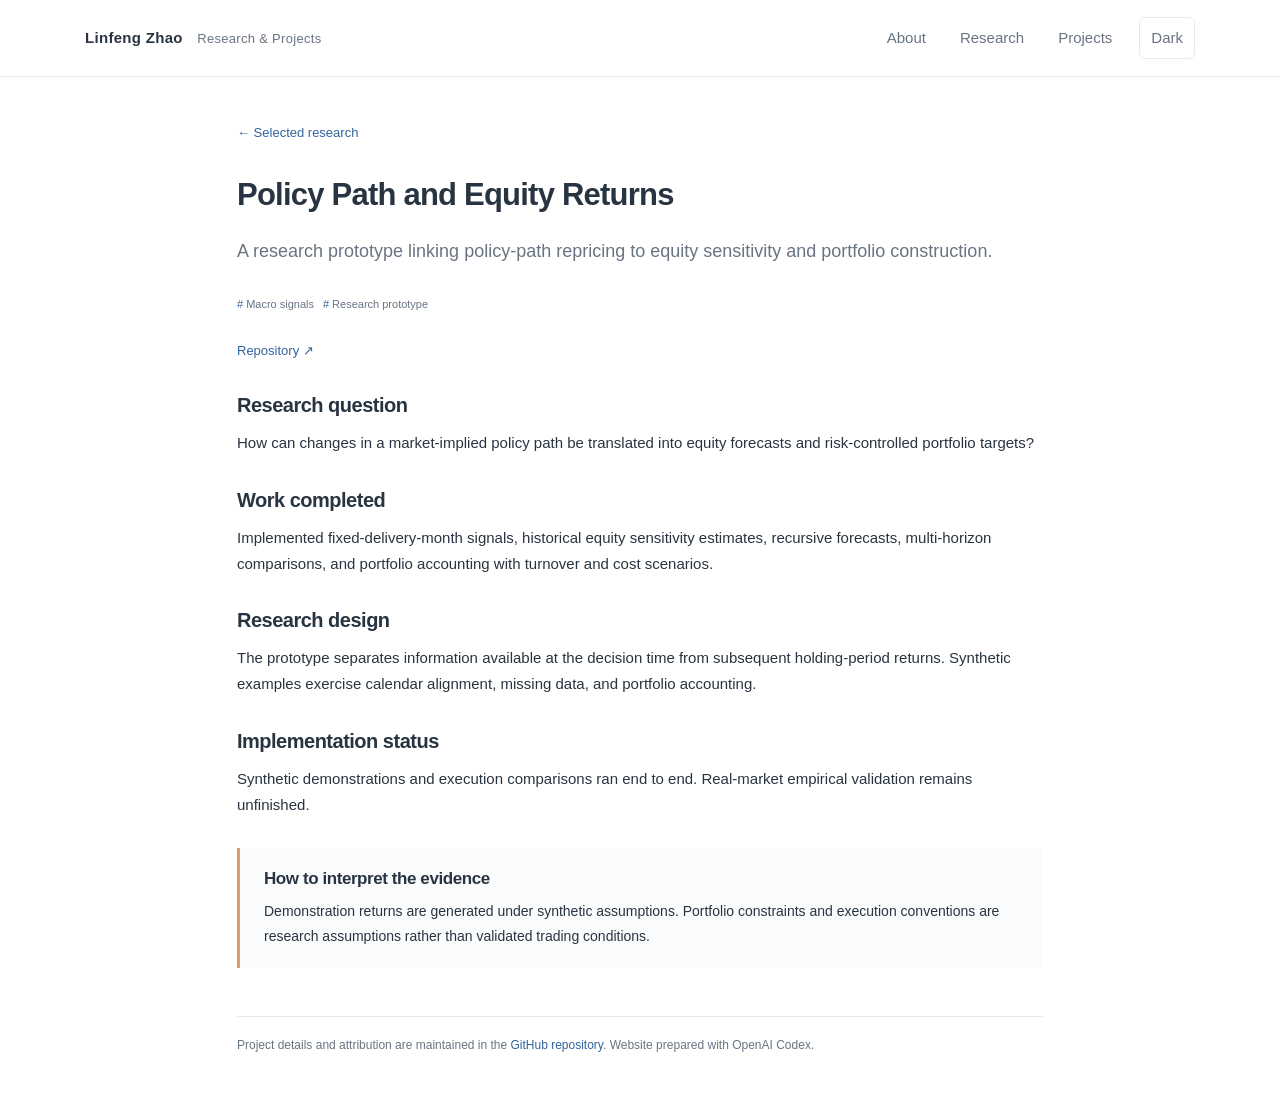
<file: research/policy-path-equity.html>
<!doctype html><html lang="en"><head><meta charset="utf-8"><meta name="viewport" content="width=device-width,initial-scale=1"><title>Policy Path and Equity Returns | Linfeng Zhao</title><meta name="description" content="A research prototype linking policy-path repricing to equity sensitivity and portfolio construction."><meta name="theme-color" content="#32649e"><link rel="icon" href="../assets/favicon.svg" type="image/svg+xml"><link rel="stylesheet" href="../assets/style.css"><script defer src="../assets/site.js"></script></head><body><a class="skip" href="#main">Skip to content</a><header class="topbar"><div class="top-inner"><a class="wordmark" href="../index.html">Linfeng Zhao <span>Research &amp; Projects</span></a><nav class="nav" aria-label="Main navigation"><a href="../index.html#about">About</a><a href="../index.html#research">Research</a><a href="../index.html#projects">Projects</a><button class="theme" data-theme-toggle aria-pressed="false" aria-label="Switch to dark theme">Dark</button></nav></div></header><main id="main" class="detail"><div class="breadcrumb"><a href="../index.html#research">← Selected research</a></div><h1>Policy Path and Equity Returns</h1><p class="subtitle">A research prototype linking policy-path repricing to equity sensitivity and portfolio construction.</p><div class="tags"><span>Macro signals</span><span>Research prototype</span></div><div class="detail-links"><a href="https://github.com/lz3256/policy-path-equity">Repository ↗</a></div><section class="detail-block"><h2>Research question</h2><p>How can changes in a market-implied policy path be translated into equity forecasts and risk-controlled portfolio targets?</p></section><section class="detail-block"><h2>Work completed</h2><p>Implemented fixed-delivery-month signals, historical equity sensitivity estimates, recursive forecasts, multi-horizon comparisons, and portfolio accounting with turnover and cost scenarios.</p></section><section class="detail-block"><h2>Research design</h2><p>The prototype separates information available at the decision time from subsequent holding-period returns. Synthetic examples exercise calendar alignment, missing data, and portfolio accounting.</p></section><section class="detail-block"><h2>Implementation status</h2><p>Synthetic demonstrations and execution comparisons ran end to end. Real-market empirical validation remains unfinished.</p></section><section class="detail-limit"><h2>How to interpret the evidence</h2><p>Demonstration returns are generated under synthetic assumptions. Portfolio constraints and execution conventions are research assumptions rather than validated trading conditions.</p></section><footer>Project details and attribution are maintained in the <a href="https://github.com/lz3256/policy-path-equity">GitHub repository</a>. Website prepared with OpenAI Codex.</footer></main></body></html>
</file>
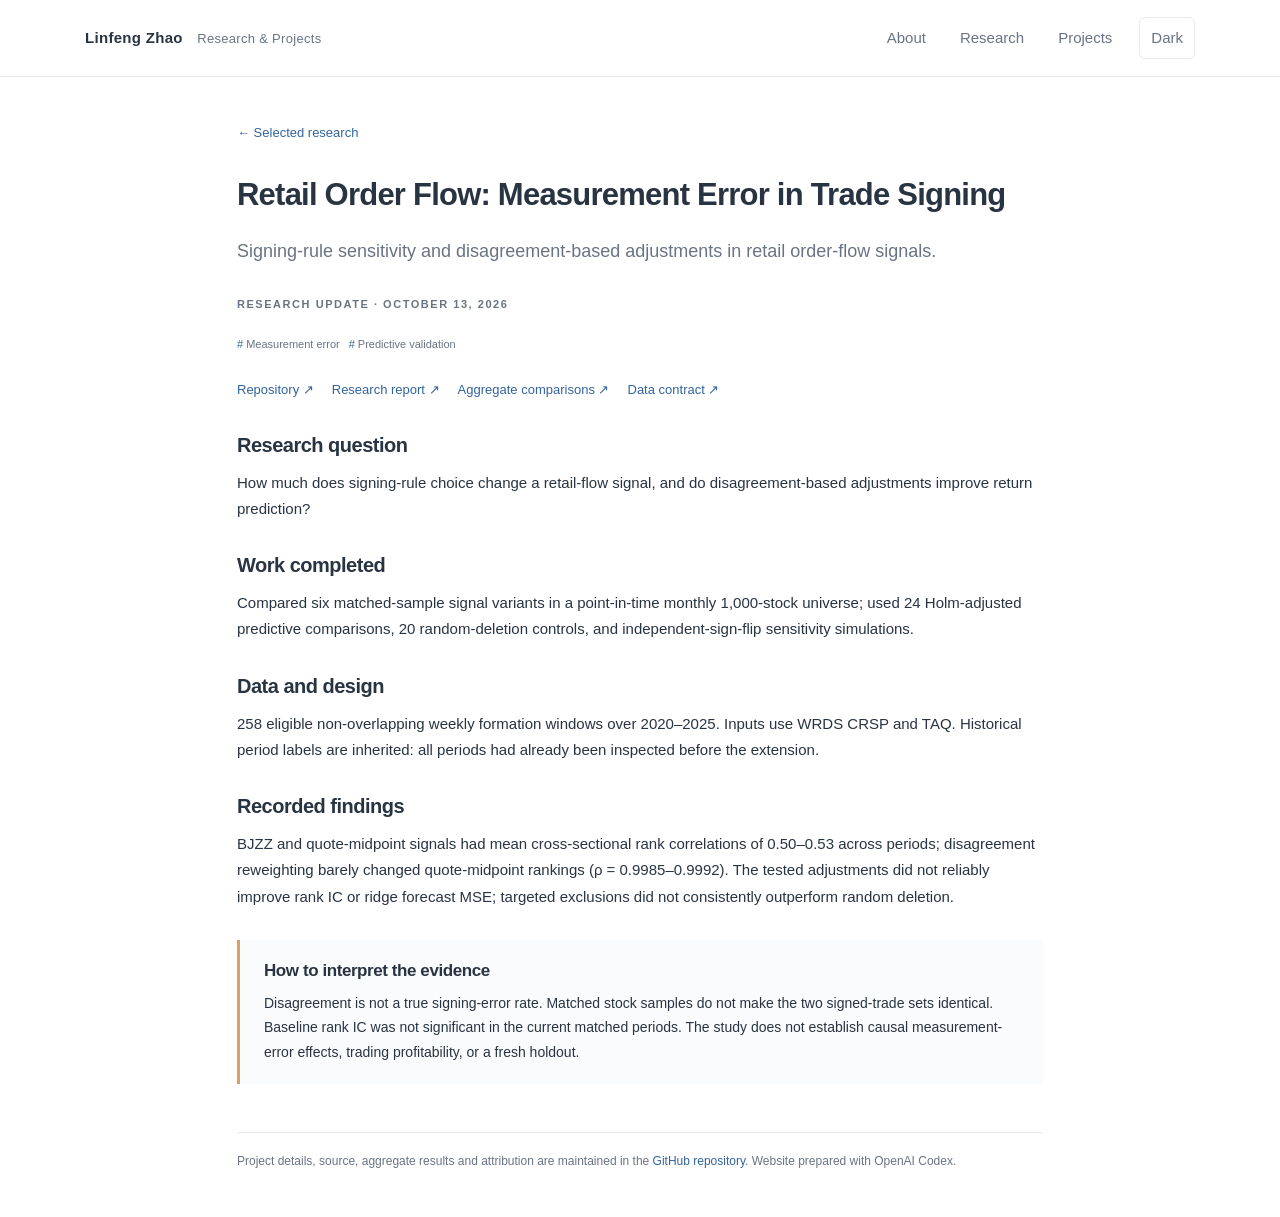
<file: research/retail-order-flow-lab.html>
<!doctype html><html lang="en"><head><meta charset="utf-8"><meta name="viewport" content="width=device-width,initial-scale=1"><title>Retail Order Flow: Measurement Error in Trade Signing | Linfeng Zhao</title><meta name="description" content="Signing-rule sensitivity and disagreement-based adjustments in retail order-flow signals."><meta name="theme-color" content="#32649e"><link rel="icon" href="../assets/favicon.svg" type="image/svg+xml"><link rel="stylesheet" href="../assets/style.css"><script defer src="../assets/site.js"></script></head><body><a class="skip" href="#main">Skip to content</a><header class="topbar"><div class="top-inner"><a class="wordmark" href="../index.html">Linfeng Zhao <span>Research &amp; Projects</span></a><nav class="nav" aria-label="Main navigation"><a href="../index.html#about">About</a><a href="../index.html#research">Research</a><a href="../index.html#projects">Projects</a><button class="theme" data-theme-toggle aria-pressed="false" aria-label="Switch to dark theme">Dark</button></nav></div></header><main id="main" class="detail"><div class="breadcrumb"><a href="../index.html#research">← Selected research</a></div><h1>Retail Order Flow: Measurement Error in Trade Signing</h1><p class="subtitle">Signing-rule sensitivity and disagreement-based adjustments in retail order-flow signals.</p><p class="eyebrow">Research update · October 13, 2026</p><div class="tags"><span>Measurement error</span><span>Predictive validation</span></div><div class="detail-links"><a href="https://github.com/lz3256/retail-order-flow-lab">Repository ↗</a><a href="https://github.com/lz3256/retail-order-flow-lab/blob/main/research/2026-10-13/README.md">Research report ↗</a><a href="https://github.com/lz3256/retail-order-flow-lab/blob/main/research/2026-10-13/results/primary_contrasts.csv">Aggregate comparisons ↗</a><a href="https://github.com/lz3256/retail-order-flow-lab/blob/main/DATA.md">Data contract ↗</a></div><section class="detail-block"><h2>Research question</h2><p>How much does signing-rule choice change a retail-flow signal, and do disagreement-based adjustments improve return prediction?</p></section><section class="detail-block"><h2>Work completed</h2><p>Compared six matched-sample signal variants in a point-in-time monthly 1,000-stock universe; used 24 Holm-adjusted predictive comparisons, 20 random-deletion controls, and independent-sign-flip sensitivity simulations.</p></section><section class="detail-block"><h2>Data and design</h2><p>258 eligible non-overlapping weekly formation windows over 2020–2025. Inputs use WRDS CRSP and TAQ. Historical period labels are inherited: all periods had already been inspected before the extension.</p></section><section class="detail-block"><h2>Recorded findings</h2><p>BJZZ and quote-midpoint signals had mean cross-sectional rank correlations of 0.50–0.53 across periods; disagreement reweighting barely changed quote-midpoint rankings (ρ = 0.9985–0.9992). The tested adjustments did not reliably improve rank IC or ridge forecast MSE; targeted exclusions did not consistently outperform random deletion.</p></section><section class="detail-limit"><h2>How to interpret the evidence</h2><p>Disagreement is not a true signing-error rate. Matched stock samples do not make the two signed-trade sets identical. Baseline rank IC was not significant in the current matched periods. The study does not establish causal measurement-error effects, trading profitability, or a fresh holdout.</p></section><footer>Project details, source, aggregate results and attribution are maintained in the <a href="https://github.com/lz3256/retail-order-flow-lab">GitHub repository</a>. Website prepared with OpenAI Codex.</footer></main></body></html>
</file>
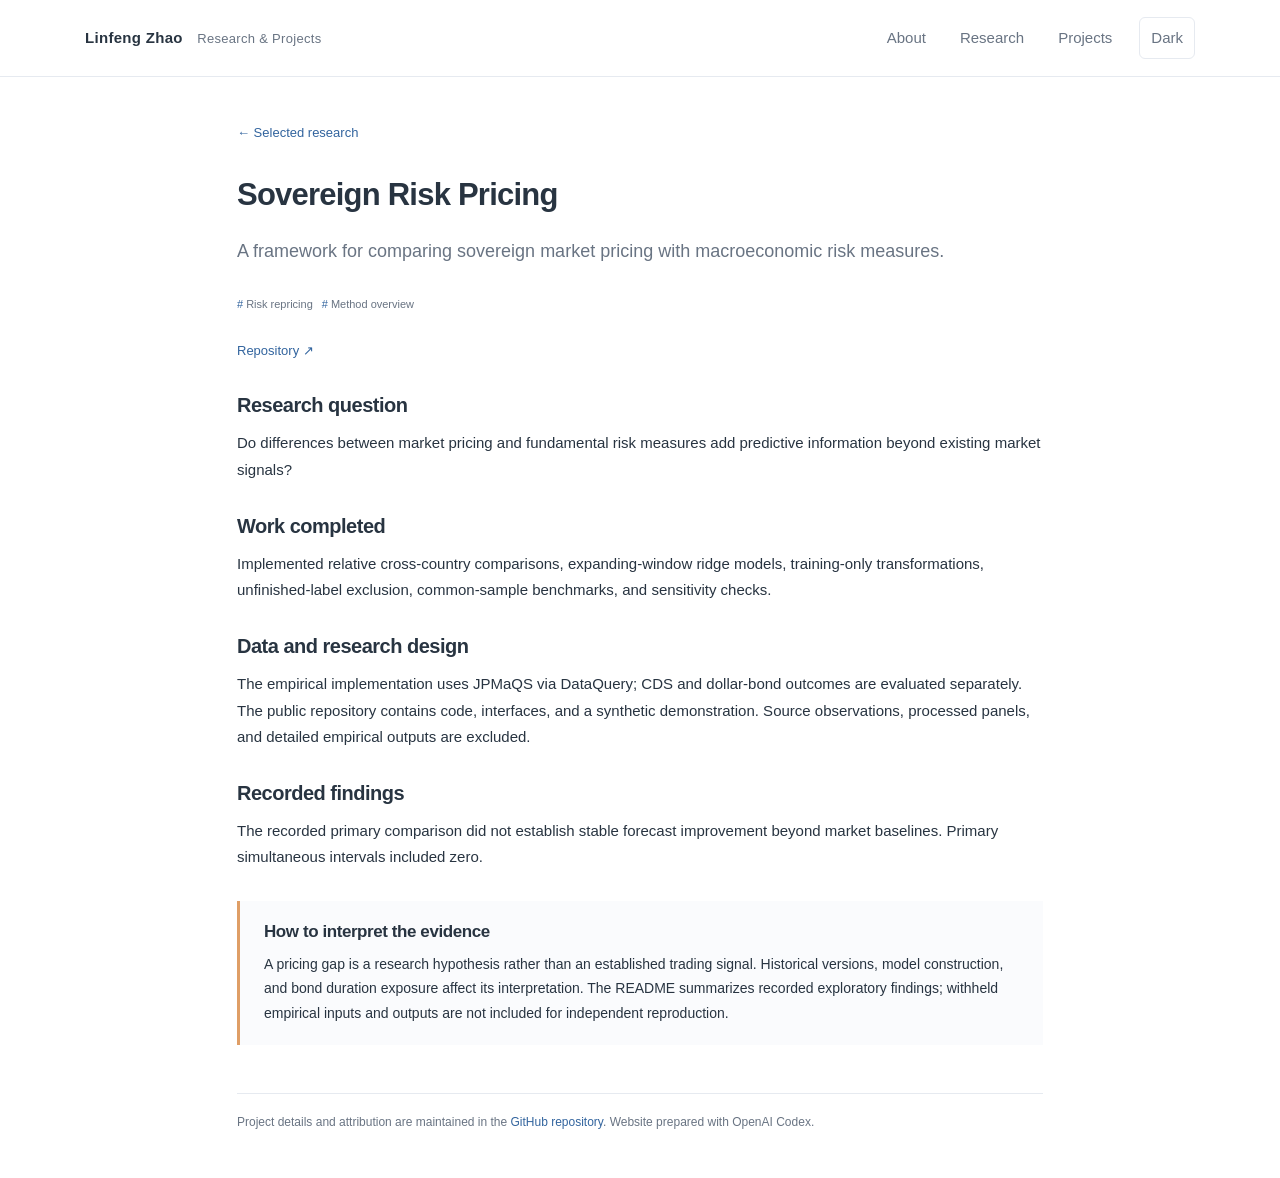
<file: research/sovereign-risk-pricing.html>
<!doctype html><html lang="en"><head><meta charset="utf-8"><meta name="viewport" content="width=device-width,initial-scale=1"><title>Sovereign Risk Pricing | Linfeng Zhao</title><meta name="description" content="A framework for comparing sovereign market pricing with macroeconomic risk measures."><meta name="theme-color" content="#32649e"><link rel="icon" href="../assets/favicon.svg" type="image/svg+xml"><link rel="stylesheet" href="../assets/style.css"><script defer src="../assets/site.js"></script></head><body><a class="skip" href="#main">Skip to content</a><header class="topbar"><div class="top-inner"><a class="wordmark" href="../index.html">Linfeng Zhao <span>Research &amp; Projects</span></a><nav class="nav" aria-label="Main navigation"><a href="../index.html#about">About</a><a href="../index.html#research">Research</a><a href="../index.html#projects">Projects</a><button class="theme" data-theme-toggle aria-pressed="false" aria-label="Switch to dark theme">Dark</button></nav></div></header><main id="main" class="detail"><div class="breadcrumb"><a href="../index.html#research">← Selected research</a></div><h1>Sovereign Risk Pricing</h1><p class="subtitle">A framework for comparing sovereign market pricing with macroeconomic risk measures.</p><div class="tags"><span>Risk repricing</span><span>Method overview</span></div><div class="detail-links"><a href="https://github.com/lz3256/sovereign-risk-pricing">Repository ↗</a></div><section class="detail-block"><h2>Research question</h2><p>Do differences between market pricing and fundamental risk measures add predictive information beyond existing market signals?</p></section><section class="detail-block"><h2>Work completed</h2><p>Implemented relative cross-country comparisons, expanding-window ridge models, training-only transformations, unfinished-label exclusion, common-sample benchmarks, and sensitivity checks.</p></section><section class="detail-block"><h2>Data and research design</h2><p>The empirical implementation uses JPMaQS via DataQuery; CDS and dollar-bond outcomes are evaluated separately. The public repository contains code, interfaces, and a synthetic demonstration. Source observations, processed panels, and detailed empirical outputs are excluded.</p></section><section class="detail-block"><h2>Recorded findings</h2><p>The recorded primary comparison did not establish stable forecast improvement beyond market baselines. Primary simultaneous intervals included zero.</p></section><section class="detail-limit"><h2>How to interpret the evidence</h2><p>A pricing gap is a research hypothesis rather than an established trading signal. Historical versions, model construction, and bond duration exposure affect its interpretation. The README summarizes recorded exploratory findings; withheld empirical inputs and outputs are not included for independent reproduction.</p></section><footer>Project details and attribution are maintained in the <a href="https://github.com/lz3256/sovereign-risk-pricing">GitHub repository</a>. Website prepared with OpenAI Codex.</footer></main></body></html>
</file>
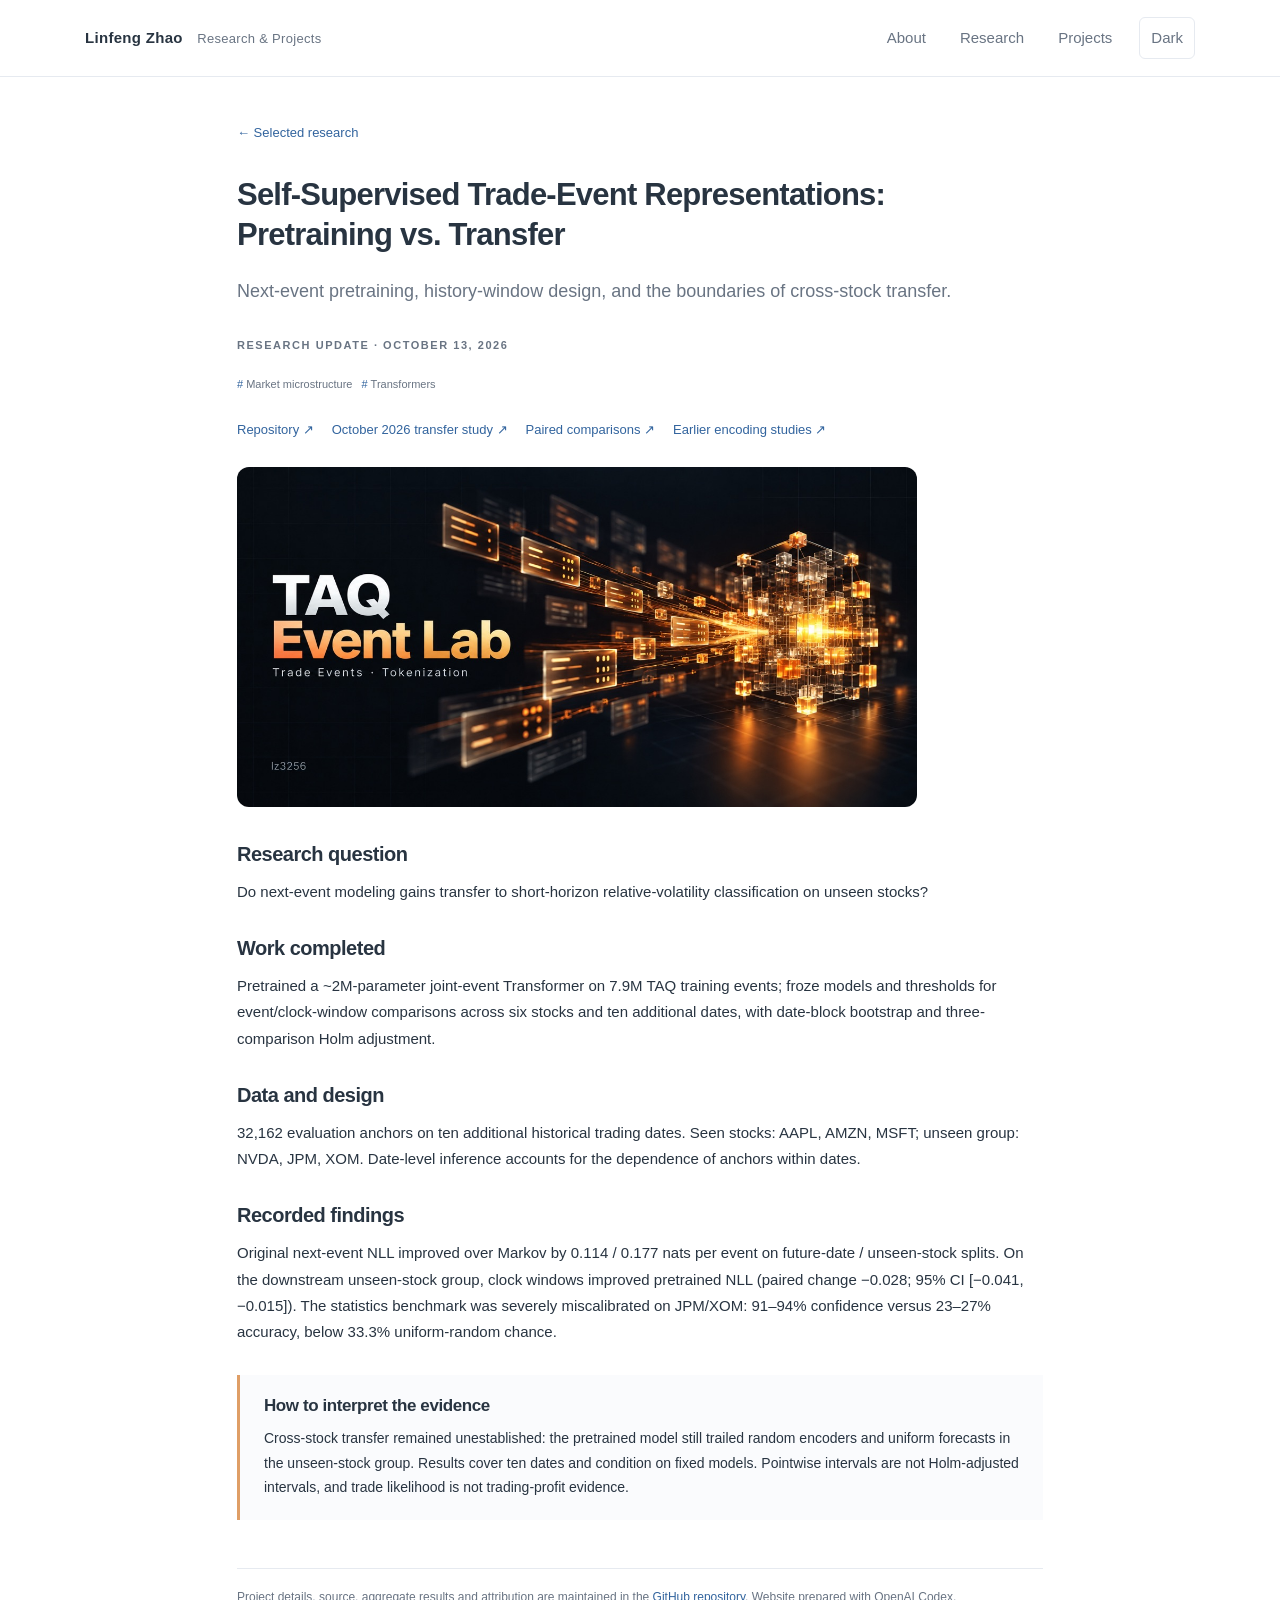
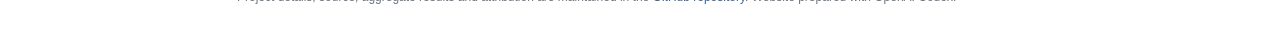
<file: research/taq-event-lab.html>
<!doctype html><html lang="en"><head><meta charset="utf-8"><meta name="viewport" content="width=device-width,initial-scale=1"><title>Self-Supervised Trade-Event Representations: Pretraining vs. Transfer | Linfeng Zhao</title><meta name="description" content="Next-event pretraining, history-window design, and the boundaries of cross-stock transfer."><meta name="theme-color" content="#32649e"><link rel="icon" href="../assets/favicon.svg" type="image/svg+xml"><link rel="stylesheet" href="../assets/style.css"><script defer src="../assets/site.js"></script></head><body><a class="skip" href="#main">Skip to content</a><header class="topbar"><div class="top-inner"><a class="wordmark" href="../index.html">Linfeng Zhao <span>Research &amp; Projects</span></a><nav class="nav" aria-label="Main navigation"><a href="../index.html#about">About</a><a href="../index.html#research">Research</a><a href="../index.html#projects">Projects</a><button class="theme" data-theme-toggle aria-pressed="false" aria-label="Switch to dark theme">Dark</button></nav></div></header><main id="main" class="detail"><div class="breadcrumb"><a href="../index.html#research">← Selected research</a></div><h1>Self-Supervised Trade-Event Representations: Pretraining vs. Transfer</h1><p class="subtitle">Next-event pretraining, history-window design, and the boundaries of cross-stock transfer.</p><p class="eyebrow">Research update · October 13, 2026</p><div class="tags"><span>Market microstructure</span><span>Transformers</span></div><div class="detail-links"><a href="https://github.com/lz3256/taq-event-lab">Repository ↗</a><a href="https://github.com/lz3256/taq-event-lab/blob/main/research/2026-10-13/README.md">October 2026 transfer study ↗</a><a href="https://github.com/lz3256/taq-event-lab/blob/main/research/2026-10-13/results/contrasts.csv">Paired comparisons ↗</a><a href="https://github.com/lz3256/taq-event-lab/blob/main/DENSE_STABILITY_RESULTS.md">Earlier encoding studies ↗</a></div><img class="detail-image" src="../assets/taq-event-lab.jpg" alt="Self-Supervised Trade-Event Representations: Pretraining vs. Transfer project cover"><section class="detail-block"><h2>Research question</h2><p>Do next-event modeling gains transfer to short-horizon relative-volatility classification on unseen stocks?</p></section><section class="detail-block"><h2>Work completed</h2><p>Pretrained a ~2M-parameter joint-event Transformer on 7.9M TAQ training events; froze models and thresholds for event/clock-window comparisons across six stocks and ten additional dates, with date-block bootstrap and three-comparison Holm adjustment.</p></section><section class="detail-block"><h2>Data and design</h2><p>32,162 evaluation anchors on ten additional historical trading dates. Seen stocks: AAPL, AMZN, MSFT; unseen group: NVDA, JPM, XOM. Date-level inference accounts for the dependence of anchors within dates.</p></section><section class="detail-block"><h2>Recorded findings</h2><p>Original next-event NLL improved over Markov by 0.114 / 0.177 nats per event on future-date / unseen-stock splits. On the downstream unseen-stock group, clock windows improved pretrained NLL (paired change −0.028; 95% CI [−0.041, −0.015]). The statistics benchmark was severely miscalibrated on JPM/XOM: 91–94% confidence versus 23–27% accuracy, below 33.3% uniform-random chance.</p></section><section class="detail-limit"><h2>How to interpret the evidence</h2><p>Cross-stock transfer remained unestablished: the pretrained model still trailed random encoders and uniform forecasts in the unseen-stock group. Results cover ten dates and condition on fixed models. Pointwise intervals are not Holm-adjusted intervals, and trade likelihood is not trading-profit evidence.</p></section><footer>Project details, source, aggregate results and attribution are maintained in the <a href="https://github.com/lz3256/taq-event-lab">GitHub repository</a>. Website prepared with OpenAI Codex.</footer></main></body></html>
</file>
<file: assets/style.css>
:root{--bg:#fff;--ink:#283441;--muted:#697483;--line:#e6eaf0;--accent:#32649e;--soft:#eef4fb;--warm:#df9e66;--surface:#fafbfd;--shadow:0 10px 32px #22364b08;color-scheme:light}
:root[data-theme=dark]{--bg:#141b24;--ink:#e3e9f0;--muted:#a1adbd;--line:#303b49;--accent:#93bdeb;--soft:#26384d;--warm:#e3ae7d;--surface:#1b2531;color-scheme:dark}
*{box-sizing:border-box}html{scroll-behavior:smooth;scroll-padding-top:100px}body{margin:0;background:var(--bg);color:var(--ink);font-family:-apple-system,BlinkMacSystemFont,"Segoe UI",Arial,sans-serif;font-size:15px;line-height:1.75}a{color:var(--accent);text-decoration:none}a:hover{text-decoration:underline}a:focus-visible,button:focus-visible{outline:3px solid var(--warm);outline-offset:4px}button{font:inherit}h1,h2,h3,p{margin-top:0}h1,h2,h3{line-height:1.3;letter-spacing:-.025em}h1{font-size:31px}h2{font-size:25px;margin-bottom:24px}h3{font-size:19px;margin-bottom:7px}.skip{position:fixed;left:16px;top:-70px;background:var(--bg);padding:8px 16px;z-index:100}.skip:focus{top:10px}
.topbar{background:var(--bg);border-bottom:1px solid var(--line);position:sticky;top:0;z-index:5}.top-inner{max-width:1180px;margin:auto;display:flex;align-items:center;justify-content:space-between;height:76px;padding:0 35px}.wordmark{color:var(--ink);font-size:15px;font-weight:650;letter-spacing:.02em}.wordmark span{font-weight:400;color:var(--muted);font-size:13px;margin-left:10px}.nav{display:flex;align-items:center;gap:6px}.nav a,.theme{padding:8px 14px;color:var(--muted);border-radius:6px}.nav a:hover{color:var(--accent);background:var(--soft);text-decoration:none}.theme{border:1px solid var(--line);background:none;cursor:pointer;padding:7px 11px;margin-left:7px}.layout{max-width:1180px;margin:58px auto 0;display:grid;grid-template-columns:235px minmax(0,1fr);gap:70px;padding:0 35px}.profile{align-self:start;position:sticky;top:115px}.monogram{width:134px;height:134px;background:linear-gradient(140deg,var(--soft),var(--surface));border:1px solid var(--line);border-radius:30px;display:grid;place-items:center;font-family:Georgia,serif;font-size:51px;color:var(--accent);letter-spacing:-.08em;margin-bottom:24px}.profile-name{font-size:27px;margin-bottom:9px}.role{font-size:14px;color:var(--muted);line-height:1.6}.profile-links{display:flex;gap:16px;margin:22px 0 28px;font-size:14px}.profile-focus{padding-top:23px;border-top:1px solid var(--line);font-size:13px}.eyebrow{font-size:11px;font-weight:650;letter-spacing:.14em;text-transform:uppercase;color:var(--muted);margin-bottom:12px}.profile-focus ul{list-style:none;padding:0;margin:0;color:var(--muted)}.profile-focus li{margin:7px 0}.profile-note{font-size:12px;color:var(--muted);margin-top:28px}.section{margin-bottom:56px;scroll-margin-top:104px}.section-title:after{content:"";display:block;width:44px;height:4px;border-radius:3px;margin-top:13px;background:linear-gradient(to right,var(--warm) 32%,var(--accent) 32%)}.intro{font-size:17px;line-height:1.8;margin-bottom:15px;max-width:770px}.chinese{font-size:14px;color:var(--muted);line-height:1.9}.approach{display:grid;grid-template-columns:1fr 1fr;gap:24px;margin-top:28px}.approach>div{border-left:2px solid var(--line);padding-left:18px}.approach h3{font-size:14px;letter-spacing:0;margin-bottom:7px}.approach p{font-size:13px;color:var(--muted);margin:0}.section-heading{display:flex;align-items:start;justify-content:space-between;gap:18px}.section-heading small{color:var(--muted);font-size:12px;padding-top:10px}.filters{display:flex;gap:8px;flex-wrap:wrap;margin-bottom:22px}.filter{background:none;border:1px solid var(--line);color:var(--muted);font-size:12px;padding:6px 12px;border-radius:20px;cursor:pointer}.filter[aria-pressed=true]{background:var(--soft);border-color:var(--soft);color:var(--accent)}.research-card{display:grid;grid-template-columns:58px minmax(0,1fr);gap:20px;padding:26px 0;border-bottom:1px solid var(--line)}.research-card:first-child{border-top:1px solid var(--line)}.research-card[hidden]{display:none}.project-mark{height:54px;border-radius:13px;display:grid;place-items:center;background:var(--soft);color:var(--accent);font-size:13px;font-weight:700;letter-spacing:.02em}.research-card[data-area=volatility] .project-mark{color:#775ca3;background:#f1edf7}:root[data-theme=dark] .research-card[data-area=volatility] .project-mark{background:#352a47;color:#c1a9e4}.research-card h3 a{color:var(--ink)}.card-intro{font-size:14px;margin-bottom:11px}.tags{display:flex;gap:9px;flex-wrap:wrap;color:var(--muted);font-size:11px;margin-bottom:12px}.tags span:before{content:"#";color:var(--accent);margin-right:3px}.card-work{font-size:13px;color:var(--muted);margin-bottom:13px}.card-links{display:flex;gap:18px;font-size:12px}.card-links a{font-weight:600}.resource-grid{display:grid;grid-template-columns:1fr 1fr;gap:18px}.resource{padding:21px 23px;background:var(--surface);border:1px solid var(--line);border-radius:9px}.resource h3{font-size:16px}.resource p{font-size:13px;color:var(--muted);margin-bottom:12px}.resource a{font-size:12px}.credit{font-size:12px;line-height:1.8;color:var(--muted);padding-top:24px;border-top:1px solid var(--line)}.footer{margin:26px 0 40px;font-size:12px;color:var(--muted);display:flex;justify-content:space-between;gap:15px}.sr-only{position:absolute;width:1px;height:1px;padding:0;margin:-1px;overflow:hidden;clip:rect(0,0,0,0);white-space:nowrap;border:0}.detail{max-width:870px;margin:45px auto;padding:0 32px}.breadcrumb{font-size:13px;margin-bottom:30px}.detail .subtitle{font-size:18px;color:var(--muted);margin-bottom:28px}.detail-image{display:block;width:100%;max-width:680px;border-radius:12px;margin:25px 0 34px}.detail-block{margin:30px 0}.detail-block h2{font-size:20px;margin-bottom:12px}.detail-block p{font-size:15px}.detail-limit{background:var(--surface);border-left:3px solid var(--warm);padding:20px 24px}.detail-limit h2{font-size:17px;margin-bottom:9px}.detail-limit p{font-size:14px;margin:0}.detail .tags{margin-top:20px}.detail-links{display:flex;gap:18px;flex-wrap:wrap;font-size:13px;margin:25px 0}.detail footer{margin-top:48px;padding-top:18px;border-top:1px solid var(--line);font-size:12px;color:var(--muted)}
@media(max-width:950px){.layout{grid-template-columns:190px 1fr;gap:38px}.top-inner,.layout{padding-left:26px;padding-right:26px}.monogram{width:120px;height:120px}.wordmark span{display:none}.profile-name{font-size:24px}.approach{grid-template-columns:1fr;gap:16px}}
@media(max-width:700px){html{scroll-padding-top:85px}.top-inner{height:64px;padding:0 18px}.nav{gap:0}.nav a{font-size:12px;padding:7px 9px}.theme{padding:6px 8px;font-size:12px}.wordmark{font-size:13px}.layout{display:block;margin-top:28px;padding:0 23px}.profile{position:static;display:grid;grid-template-columns:78px 1fr;column-gap:20px;padding-bottom:27px;margin-bottom:33px;border-bottom:1px solid var(--line)}.monogram{width:78px;height:78px;font-size:35px;border-radius:20px;grid-row:1/4;margin:0}.profile-name{font-size:25px;margin-bottom:5px}.role{font-size:12px;margin-bottom:0}.profile-links{margin:9px 0 0;font-size:12px}.profile-focus,.profile-note{display:none}h1{font-size:28px}h2{font-size:23px}.intro{font-size:15px}.chinese{font-size:13px}.section{margin-bottom:40px}.approach{grid-template-columns:1fr}.research-card{grid-template-columns:43px 1fr;gap:14px;padding:23px 0}.project-mark{height:43px;font-size:10px;border-radius:10px}.research-card h3{font-size:18px}.card-intro{font-size:13px}.card-work{font-size:12px}.resource-grid{grid-template-columns:1fr}.section-heading small{display:none}.footer{display:block}.footer span{display:block;margin:5px 0}.detail{margin-top:30px;padding:0 23px}.detail .subtitle{font-size:16px}.detail-image{border-radius:8px}}
@media(prefers-reduced-motion:reduce){html{scroll-behavior:auto}}
</file>
